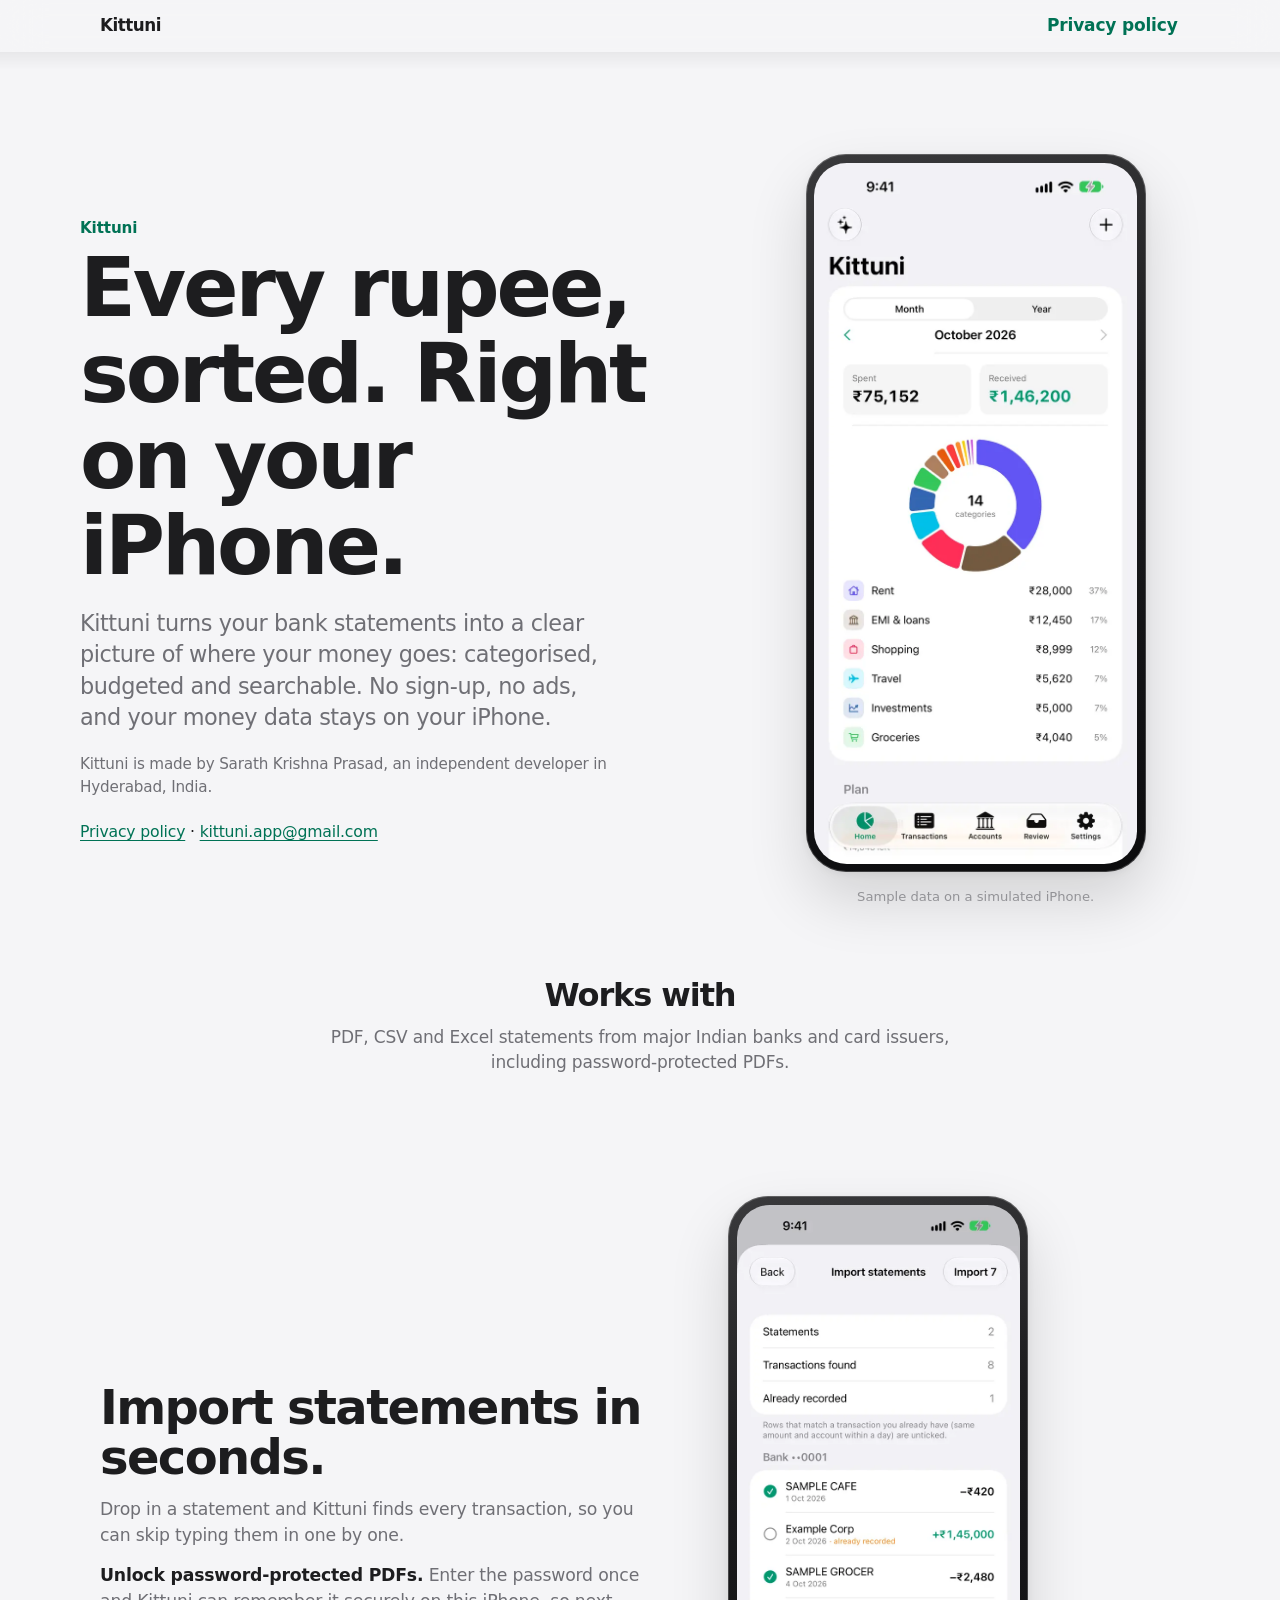
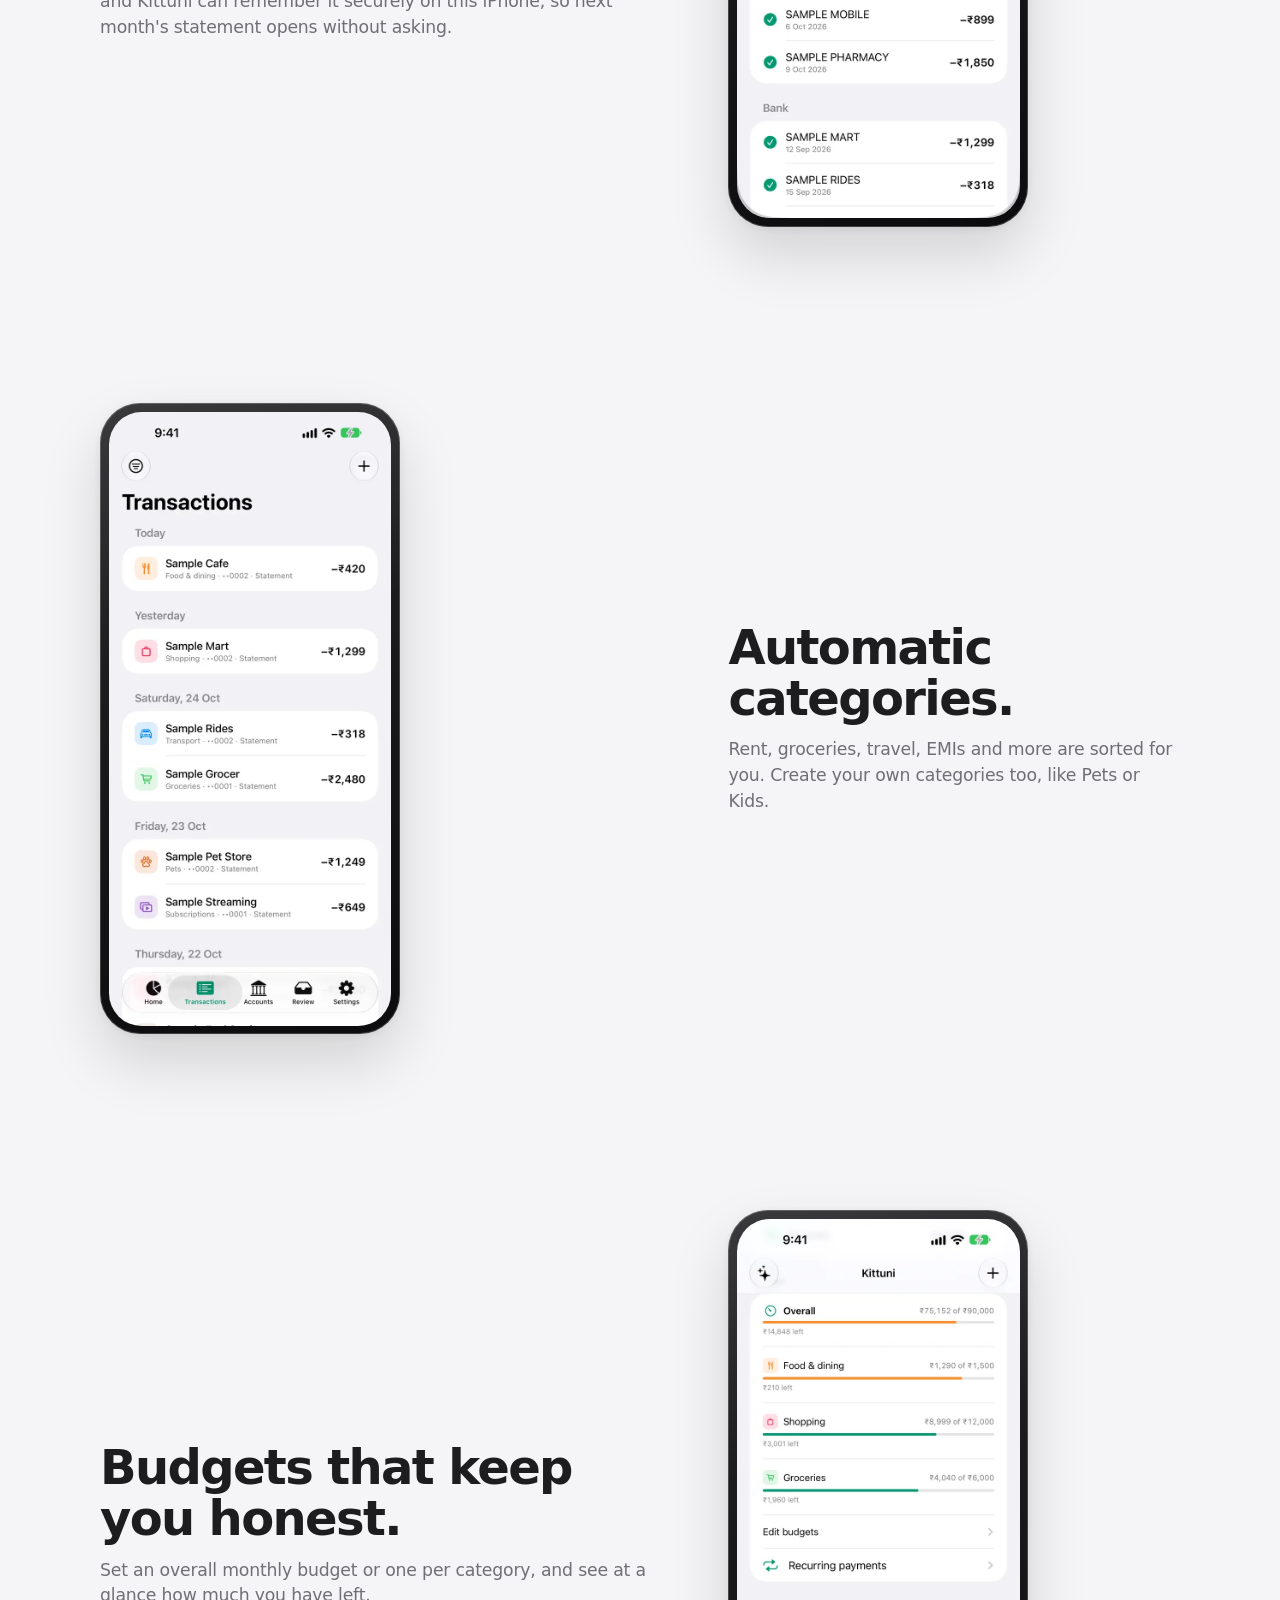
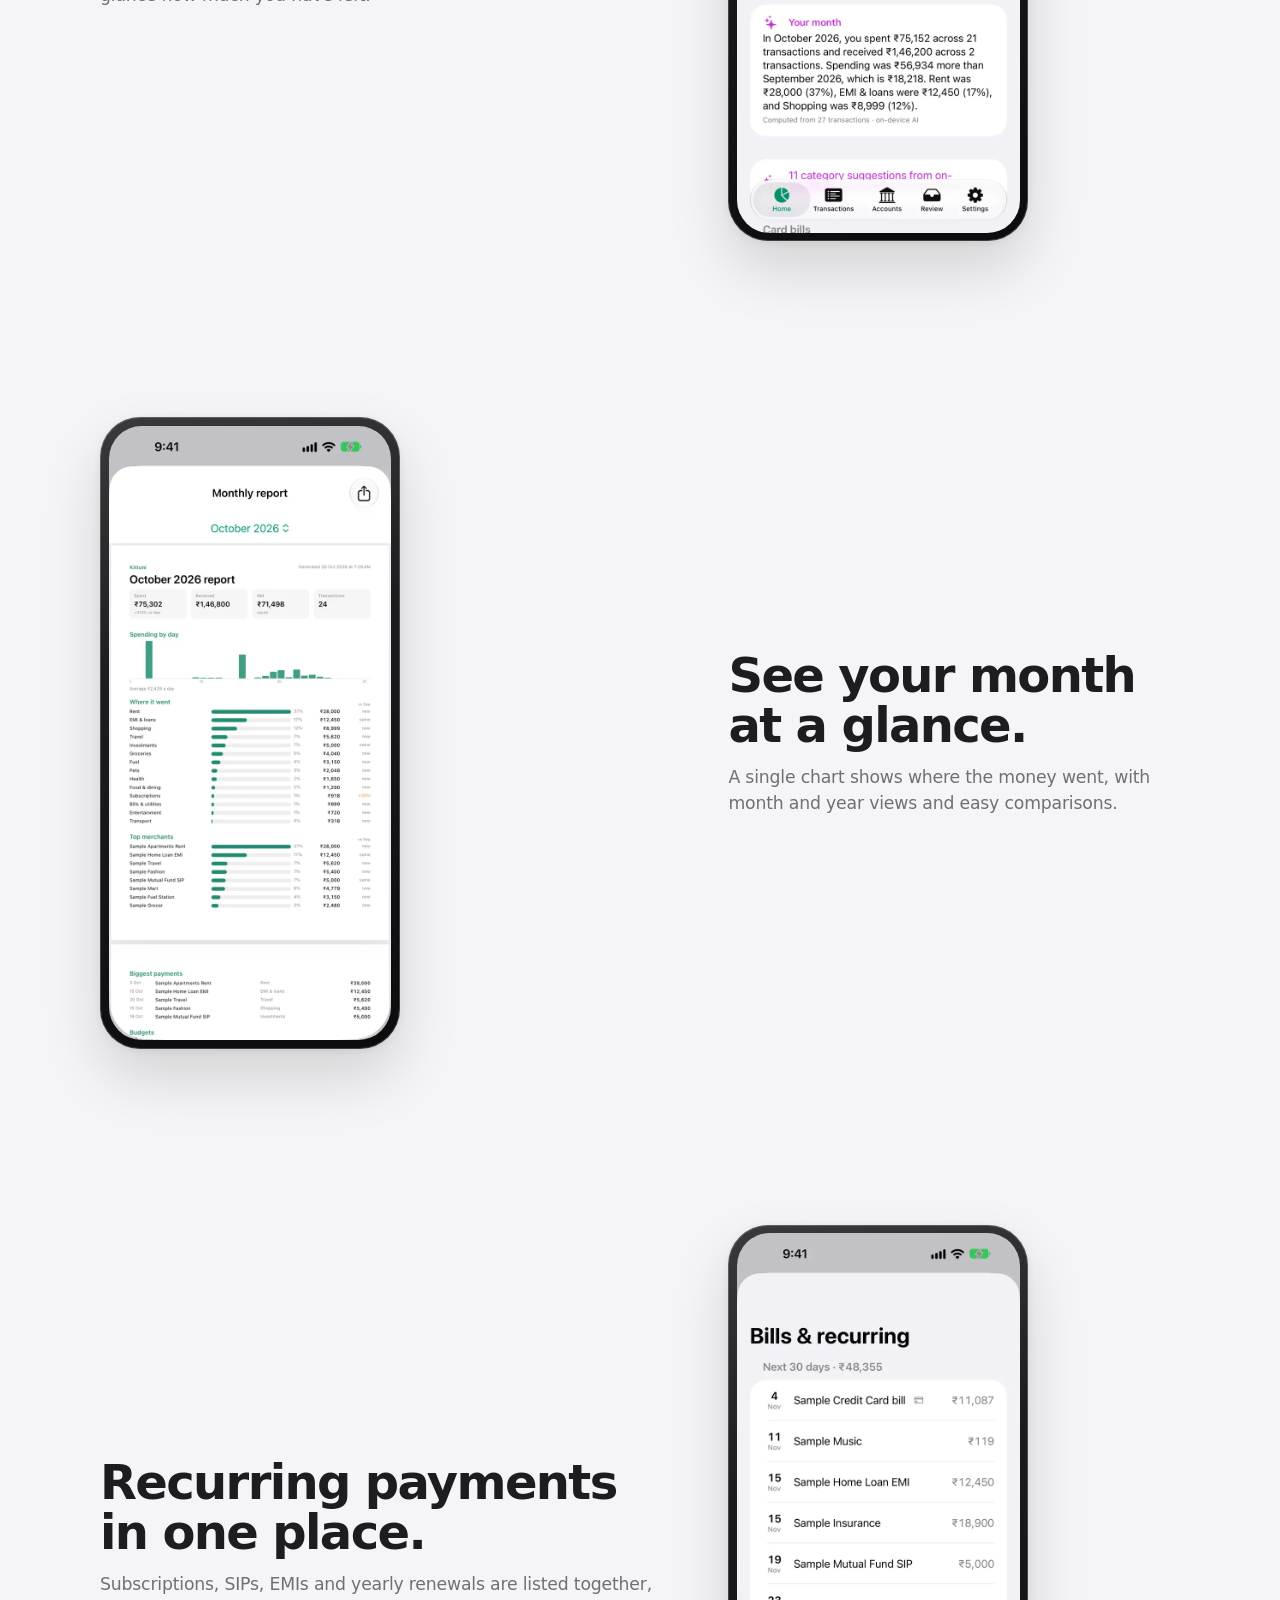
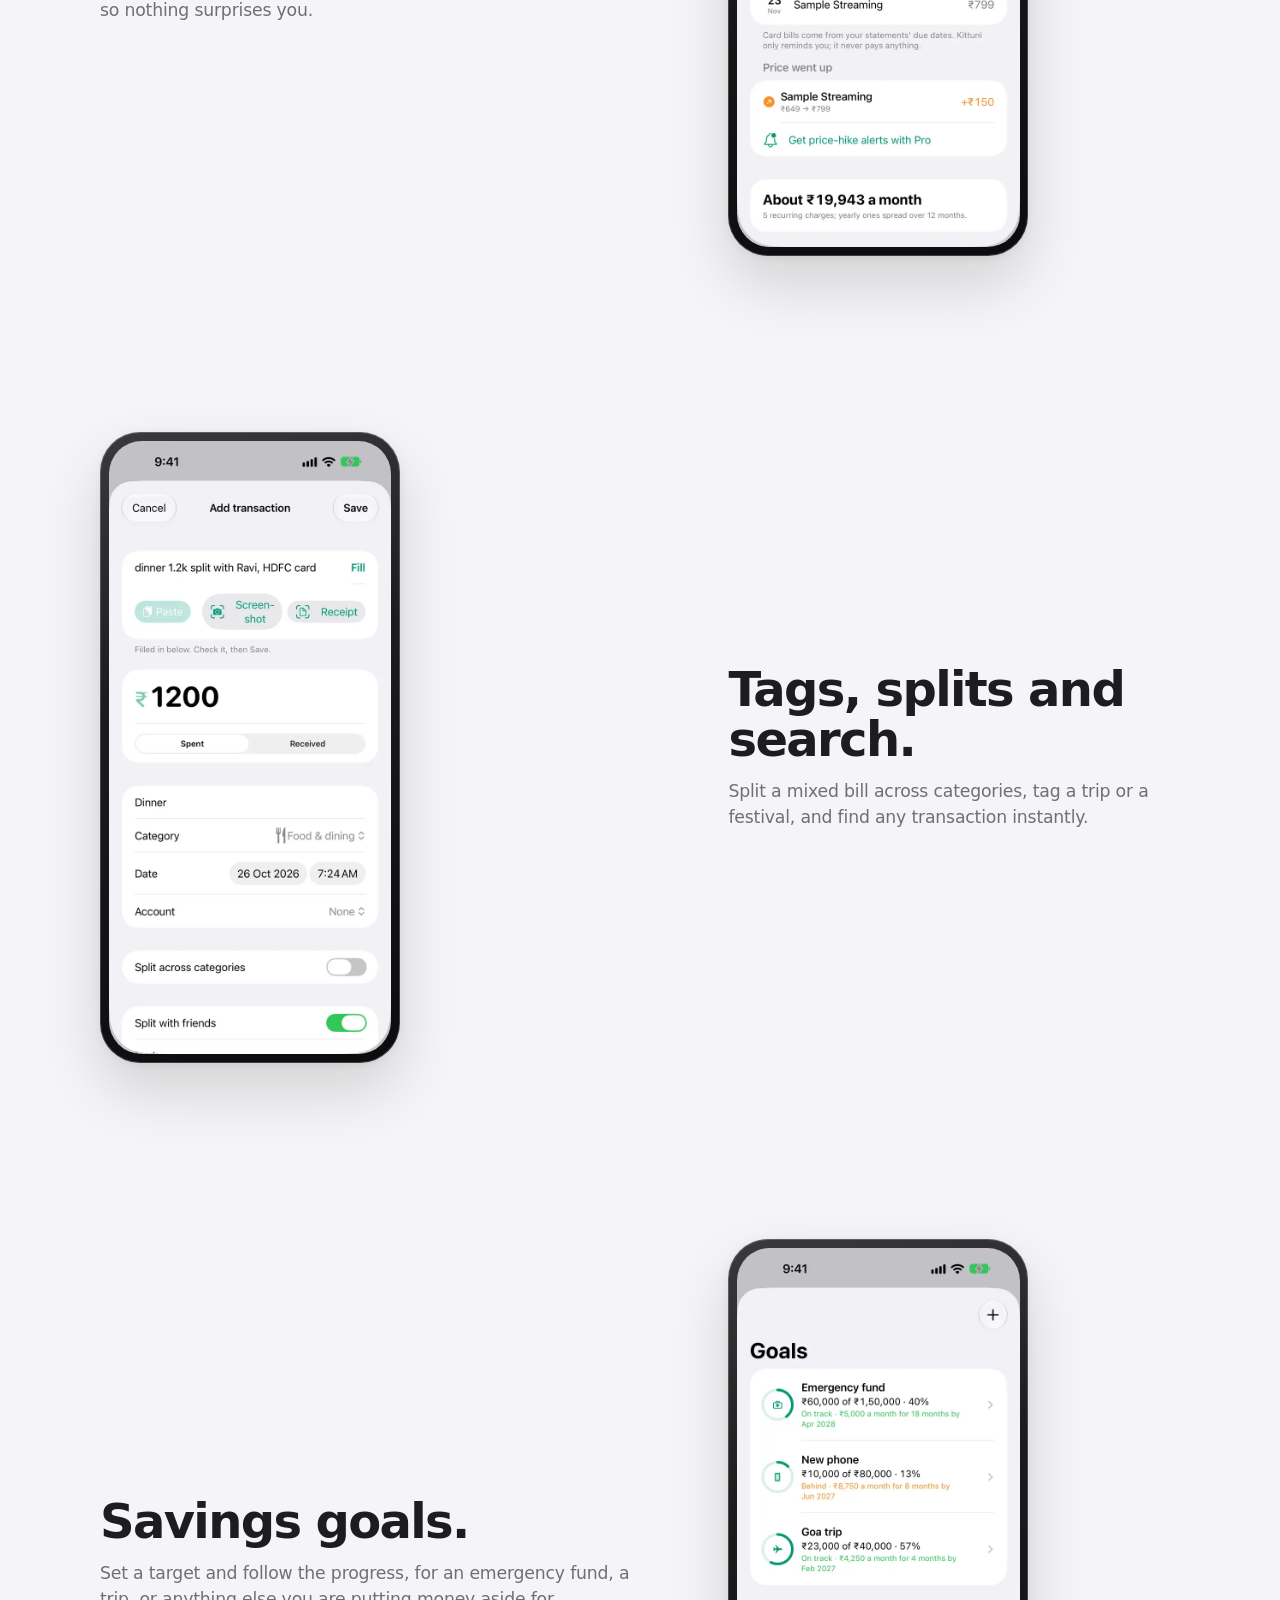
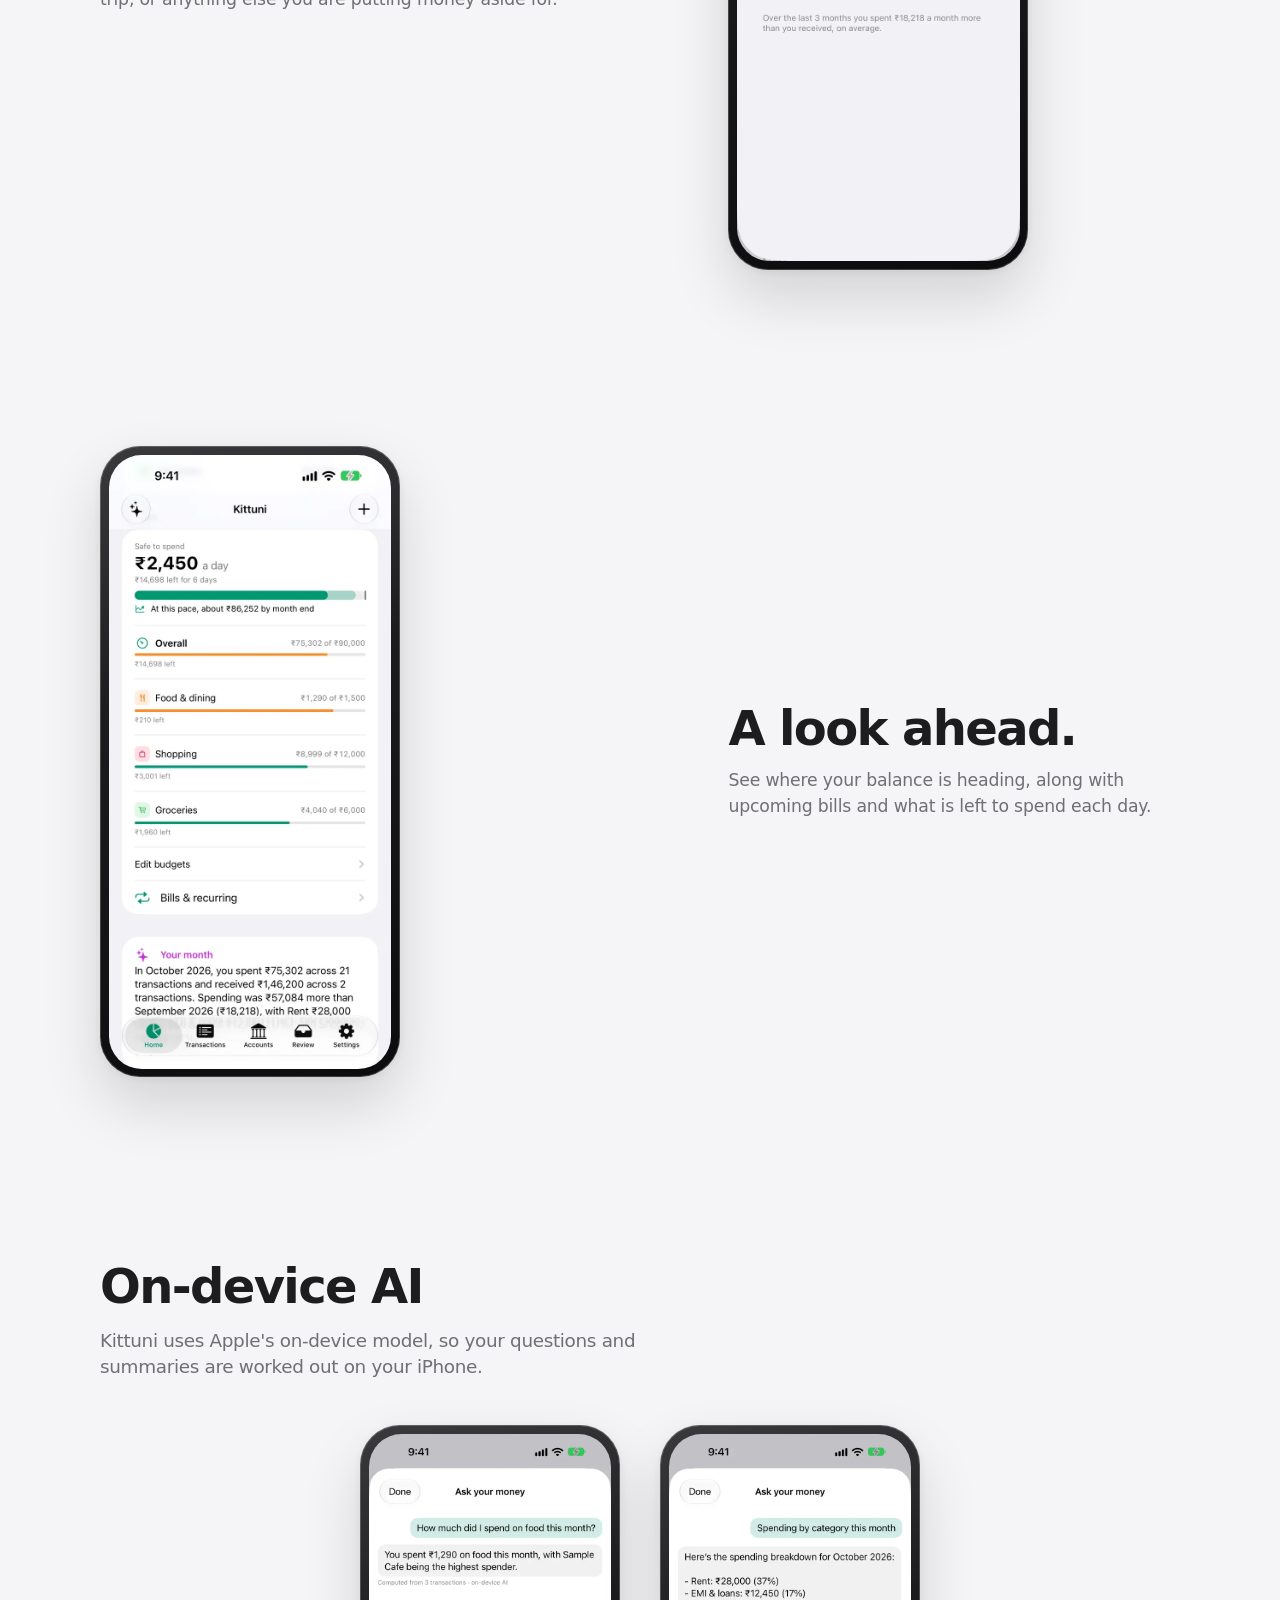
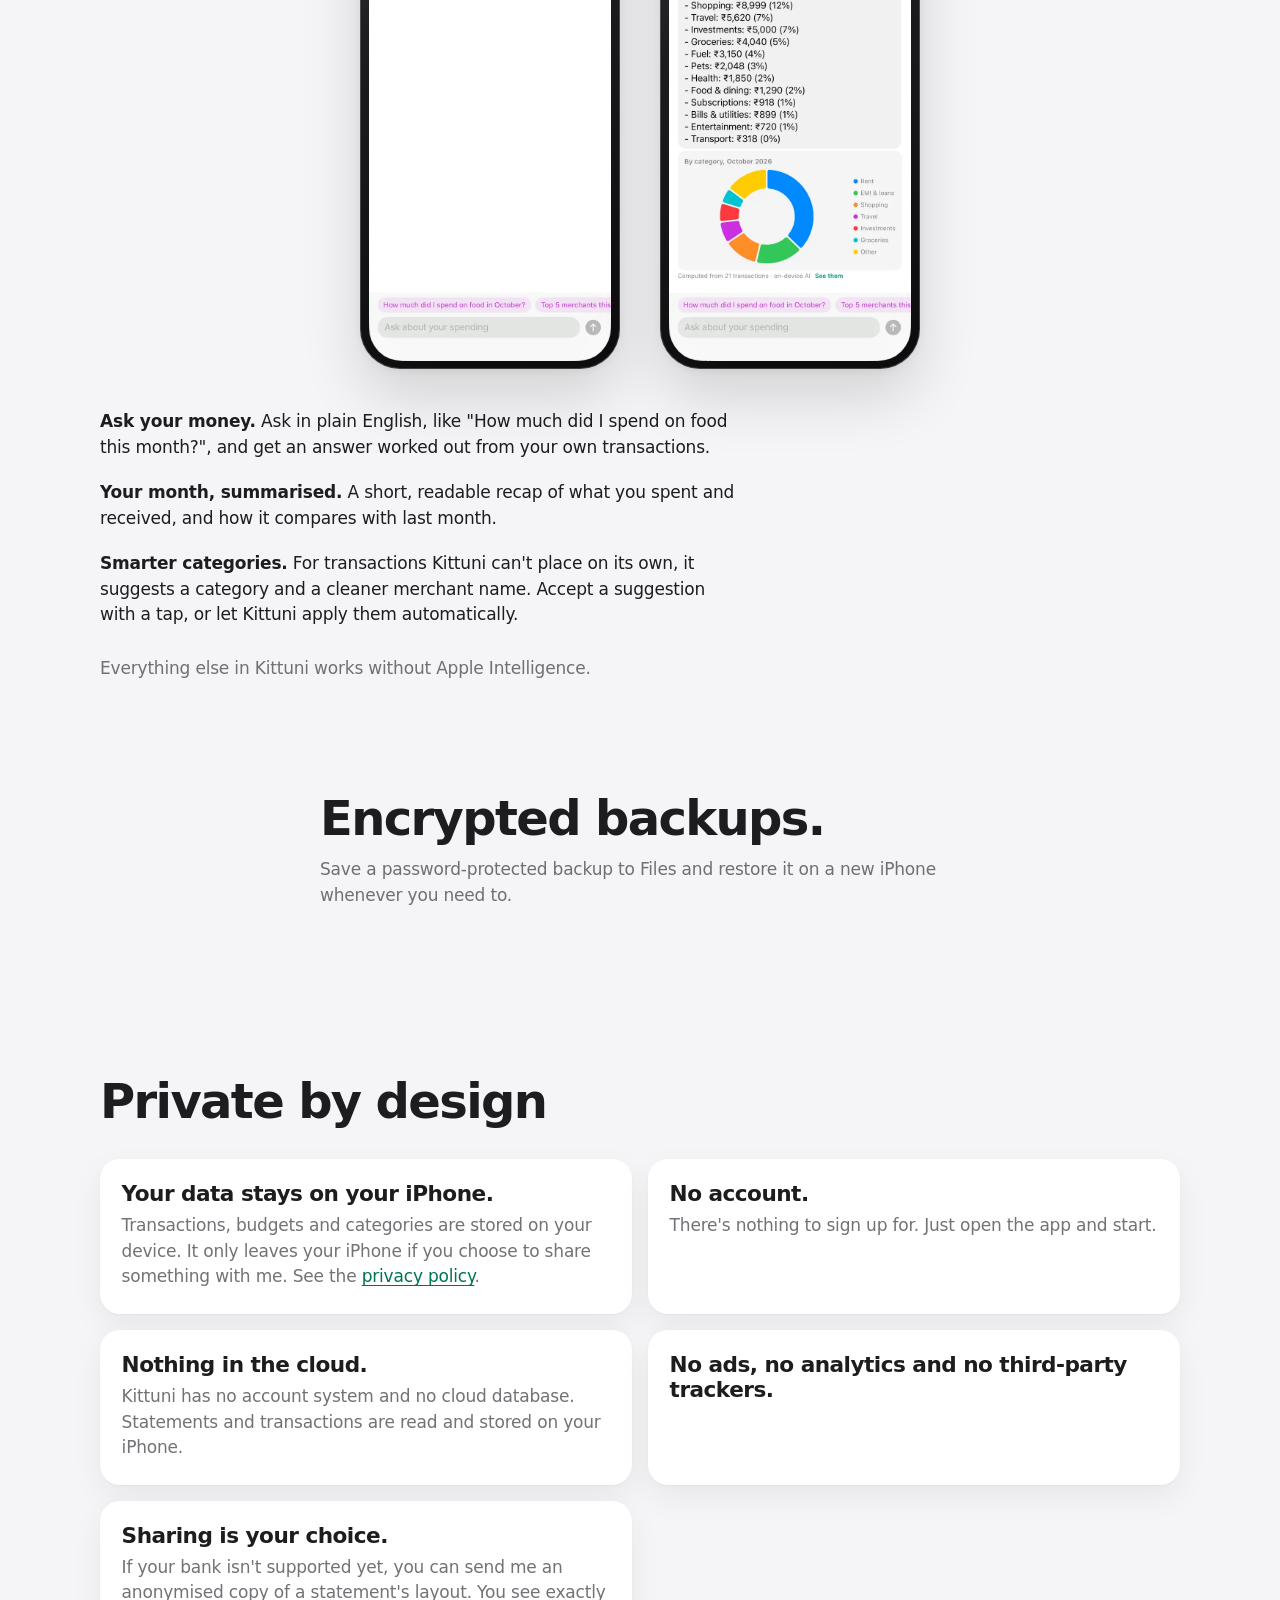
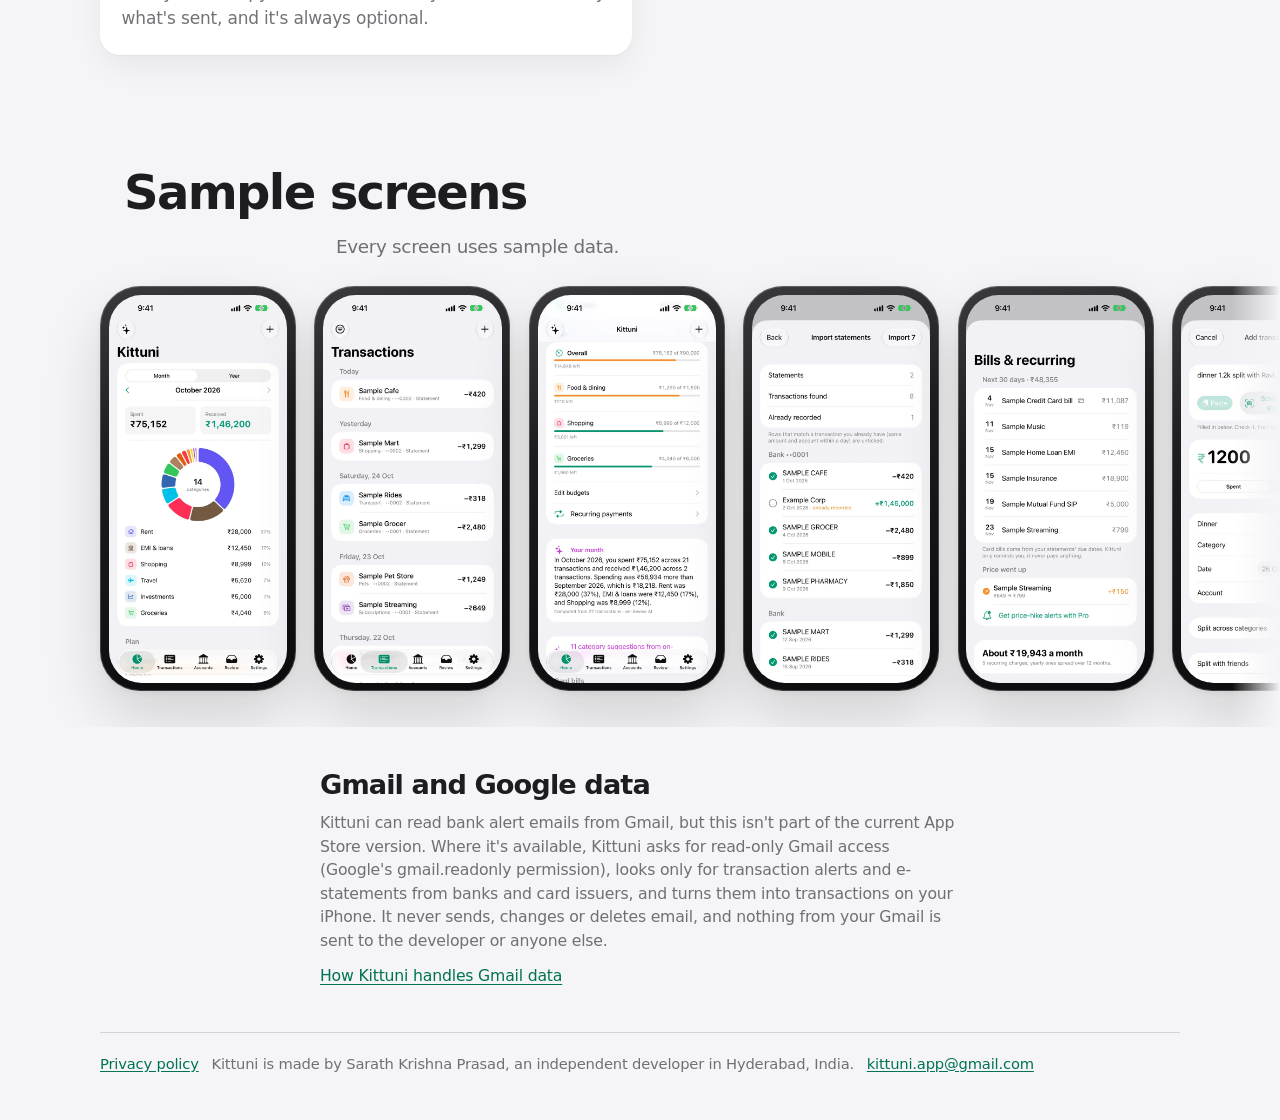
<file: index.html>
<!doctype html>
<html lang="en">
<head>
<meta charset="utf-8">
<meta name="viewport" content="width=device-width, initial-scale=1, viewport-fit=cover">
<title>Kittuni — Every rupee, sorted</title>
<meta name="description" content="Kittuni turns your bank statements into a clear picture of where your money goes: categorised, budgeted and searchable. No sign-up, no ads, and your money data stays on your iPhone.">
<meta property="og:description" content="Kittuni turns your bank statements into a clear picture of where your money goes: categorised, budgeted and searchable. No sign-up, no ads, and your money data stays on your iPhone.">
<meta name="theme-color" content="#f5f5f7" media="(prefers-color-scheme: light)">
<meta name="theme-color" content="#000000" media="(prefers-color-scheme: dark)">
<link rel="canonical" href="https://kittuni.com/">
<link rel="icon" href="favicon.svg" type="image/svg+xml">
<link rel="stylesheet" href="style.css">
</head>
<body>
<a class="skip" href="#content">Skip to content</a>
<header class="bar">
  <div class="bar-inner">
    <a class="wordmark" href="index.html">Kittuni</a>
    <a class="bar-link" href="privacy/">Privacy policy</a>
  </div>
</header>
<main id="content">
  <section class="hero">
    <div>
      <p class="eyebrow">Kittuni</p>
      <h1>Every rupee, sorted. Right on your iPhone.</h1>
      <p class="sub">Kittuni turns your bank statements into a clear picture of where your money goes: categorised, budgeted and searchable. No sign-up, no ads, and your money data stays on your iPhone.</p>
      <p class="maker">Kittuni is made by Sarath Krishna Prasad, an independent developer in Hyderabad, India.</p>
      <p class="hero-links"><a href="privacy/">Privacy policy</a> · <a href="mailto:kittuni.app@gmail.com">kittuni.app@gmail.com</a></p>
    </div>
    <div class="hero-visual">
      <figure class="device">
        <picture>
          <source media="(prefers-color-scheme: dark)" srcset="assets/screens/07-home-dark.webp 660w, assets/screens/07-home-dark-2x.webp 1320w" sizes="(max-width: 860px) 70vw, 340px">
          <img src="assets/screens/01-home-light.webp" srcset="assets/screens/01-home-light.webp 660w, assets/screens/01-home-light-2x.webp 1320w" sizes="(max-width: 860px) 70vw, 340px" width="660" height="1434" alt="Kittuni home screen on iPhone, with a sample October spending summary, category chart, and recent transactions. The screen matches light or dark mode." fetchpriority="high" decoding="async">
        </picture>
      </figure>
      <p class="caption">Sample data on a simulated iPhone.</p>
    </div>
  </section>

  <section class="works">
    <h2>Works with</h2>
    <p>PDF, CSV and Excel statements from major Indian banks and card issuers, including password-protected PDFs.</p>
  </section>

  <section class="feature">
    <div class="copy">
      <h2>Import statements in seconds.</h2>
      <p>Drop in a statement and Kittuni finds every transaction, so you can skip typing them in one by one.</p>
      <p><strong>Unlock password-protected PDFs.</strong> Enter the password once and Kittuni can remember it securely on this iPhone, so next month's statement opens without asking.</p>
    </div>
    <figure class="device">
      <img src="assets/screens/04-statement-import-light.webp" srcset="assets/screens/04-statement-import-light.webp 660w, assets/screens/04-statement-import-light-2x.webp 1320w" sizes="(max-width: 860px) 72vw, 300px" width="660" height="1434" alt="Statement import on iPhone, previewing a sample October card statement and the transactions found in it." loading="lazy" decoding="async">
    </figure>
  </section>

  <section class="feature flip">
    <div class="copy">
      <h2>Automatic categories.</h2>
      <p>Rent, groceries, travel, EMIs and more are sorted for you. Create your own categories too, like Pets or Kids.</p>
    </div>
    <figure class="device">
      <picture>
        <source media="(prefers-color-scheme: dark)" srcset="assets/screens/08-transactions-dark.webp 660w, assets/screens/08-transactions-dark-2x.webp 1320w" sizes="(max-width: 860px) 72vw, 300px">
        <img src="assets/screens/02-transactions-light.webp" srcset="assets/screens/02-transactions-light.webp 660w, assets/screens/02-transactions-light-2x.webp 1320w" sizes="(max-width: 860px) 72vw, 300px" width="660" height="1434" alt="Transactions screen on iPhone, light or dark, listing sample October spending grouped into categories." loading="lazy" decoding="async">
      </picture>
    </figure>
  </section>

  <section class="feature">
    <div class="copy">
      <h2>Budgets that keep you honest.</h2>
      <p>Set an overall monthly budget or one per category, and see at a glance how much you have left.</p>
    </div>
    <figure class="device">
      <img src="assets/screens/03-budgets-light.webp" srcset="assets/screens/03-budgets-light.webp 660w, assets/screens/03-budgets-light-2x.webp 1320w" sizes="(max-width: 860px) 72vw, 300px" width="660" height="1434" alt="Budgets screen on iPhone, with sample monthly and category budgets and how much is left." loading="lazy" decoding="async">
    </figure>
  </section>

  <section class="feature flip">
    <div class="copy">
      <h2>See your month at a glance.</h2>
      <p>A single chart shows where the money went, with month and year views and easy comparisons.</p>
    </div>
    <figure class="device">
      <img src="assets/screens/report.webp" srcset="assets/screens/report.webp 660w, assets/screens/report-2x.webp 1320w" sizes="(max-width: 860px) 72vw, 300px" width="660" height="1434" alt="Spending report on iPhone for a sample month, with charts and a short written summary." loading="lazy" decoding="async">
    </figure>
  </section>

  <section class="feature">
    <div class="copy">
      <h2>Recurring payments in one place.</h2>
      <p>Subscriptions, SIPs, EMIs and yearly renewals are listed together, so nothing surprises you.</p>
    </div>
    <figure class="device">
      <img src="assets/screens/bills.webp" srcset="assets/screens/bills.webp 660w, assets/screens/bills-2x.webp 1320w" sizes="(max-width: 860px) 72vw, 300px" width="660" height="1434" alt="Recurring bills on iPhone, with sample subscriptions, rent, and card payments, including some that are paused." loading="lazy" decoding="async">
    </figure>
  </section>

  <section class="feature flip">
    <div class="copy">
      <h2>Tags, splits and search.</h2>
      <p>Split a mixed bill across categories, tag a trip or a festival, and find any transaction instantly.</p>
    </div>
    <figure class="device">
      <img src="assets/screens/split.webp" srcset="assets/screens/split.webp 660w, assets/screens/split-2x.webp 1320w" sizes="(max-width: 860px) 72vw, 300px" width="660" height="1434" alt="Splitting a sample restaurant bill across two categories on iPhone." loading="lazy" decoding="async">
    </figure>
  </section>

  <section class="feature">
    <div class="copy">
      <h2>Savings goals.</h2>
      <p>Set a target and follow the progress, for an emergency fund, a trip, or anything else you are putting money aside for.</p>
    </div>
    <figure class="device">
      <img src="assets/screens/goals.webp" srcset="assets/screens/goals.webp 660w, assets/screens/goals-2x.webp 1320w" sizes="(max-width: 860px) 72vw, 300px" width="660" height="1434" alt="Savings goals on iPhone, with sample progress toward an emergency fund, a trip, and a laptop." loading="lazy" decoding="async">
    </figure>
  </section>

  <section class="feature flip">
    <div class="copy">
      <h2>A look ahead.</h2>
      <p>See where your balance is heading, along with upcoming bills and what is left to spend each day.</p>
    </div>
    <figure class="device">
      <img src="assets/screens/forecast.webp" srcset="assets/screens/forecast.webp 660w, assets/screens/forecast-2x.webp 1320w" sizes="(max-width: 860px) 72vw, 300px" width="660" height="1434" alt="Balance forecast on iPhone for a sample month, with a chart, upcoming bills, and a daily amount left to spend." loading="lazy" decoding="async">
    </figure>
  </section>

  <section class="band" id="on-device">
    <h2>On-device AI</h2>
    <p class="section-lead">Kittuni uses Apple's on-device model, so your questions and summaries are worked out on your iPhone.</p>
    <div class="ai-phones">
      <figure class="device">
        <img src="assets/screens/06-ask-light.webp" srcset="assets/screens/06-ask-light.webp 660w, assets/screens/06-ask-light-2x.webp 1320w" sizes="(max-width: 860px) 70vw, 260px" width="660" height="1434" alt="Ask your money on iPhone: a sample question about food spending, answered on the device from sample transactions." loading="lazy" decoding="async">
      </figure>
      <figure class="device">
        <img src="assets/screens/ask-chart.webp" srcset="assets/screens/ask-chart.webp 660w, assets/screens/ask-chart-2x.webp 1320w" sizes="(max-width: 860px) 70vw, 260px" width="660" height="1434" alt="A sample on-device answer shown as a spending chart covering the last six months." loading="lazy" decoding="async">
      </figure>
    </div>
    <ul class="ai-list">
      <li><strong>Ask your money.</strong> Ask in plain English, like "How much did I spend on food this month?", and get an answer worked out from your own transactions.</li>
      <li><strong>Your month, summarised.</strong> A short, readable recap of what you spent and received, and how it compares with last month.</li>
      <li><strong>Smarter categories.</strong> For transactions Kittuni can't place on its own, it suggests a category and a cleaner merchant name. Accept a suggestion with a tap, or let Kittuni apply them automatically.</li>
    </ul>
    <p class="ai-note">Everything else in Kittuni works without Apple Intelligence.</p>
  </section>

  <section class="backups">
    <h2>Encrypted backups.</h2>
    <p>Save a password-protected backup to Files and restore it on a new iPhone whenever you need to.</p>
  </section>

  <section class="band" id="private">
    <h2>Private by design</h2>
    <ul class="points">
      <li>
        <h3>Your data stays on your iPhone.</h3>
        <p>Transactions, budgets and categories are stored on your device. It only leaves your iPhone if you choose to share something with me. See the <a href="privacy/">privacy policy</a>.</p>
      </li>
      <li>
        <h3>No account.</h3>
        <p>There's nothing to sign up for. Just open the app and start.</p>
      </li>
      <li>
        <h3>Nothing in the cloud.</h3>
        <p>Kittuni has no account system and no cloud database. Statements and transactions are read and stored on your iPhone.</p>
      </li>
      <li>
        <h3>No ads, no analytics and no third-party trackers.</h3>
      </li>
      <li>
        <h3>Sharing is your choice.</h3>
        <p>If your bank isn't supported yet, you can send me an anonymised copy of a statement's layout. You see exactly what's sent, and it's always optional.</p>
      </li>
    </ul>
  </section>

  <section class="gallery" aria-labelledby="screens-title">
    <div class="wrap">
      <h2 id="screens-title">Sample screens</h2>
      <p class="section-lead">Every screen uses sample data.</p>
    </div>
    <div class="rail" tabindex="0" aria-label="Sample screens of Kittuni. Scroll sideways.">
      <figure class="device">
        <picture>
          <source media="(prefers-color-scheme: dark)" srcset="assets/screens/07-home-dark.webp 660w, assets/screens/07-home-dark-2x.webp 1320w" sizes="196px">
          <img src="assets/screens/01-home-light.webp" srcset="assets/screens/01-home-light.webp 660w, assets/screens/01-home-light-2x.webp 1320w" sizes="196px" width="660" height="1434" alt="Kittuni home screen with a sample spending summary." loading="lazy" decoding="async">
        </picture>
      </figure>
      <figure class="device">
        <picture>
          <source media="(prefers-color-scheme: dark)" srcset="assets/screens/08-transactions-dark.webp 660w, assets/screens/08-transactions-dark-2x.webp 1320w" sizes="196px">
          <img src="assets/screens/02-transactions-light.webp" srcset="assets/screens/02-transactions-light.webp 660w, assets/screens/02-transactions-light-2x.webp 1320w" sizes="196px" width="660" height="1434" alt="Sample transactions grouped by category." loading="lazy" decoding="async">
        </picture>
      </figure>
      <figure class="device">
        <img src="assets/screens/03-budgets-light.webp" srcset="assets/screens/03-budgets-light.webp 660w, assets/screens/03-budgets-light-2x.webp 1320w" sizes="196px" width="660" height="1434" alt="Sample monthly and category budgets." loading="lazy" decoding="async">
      </figure>
      <figure class="device">
        <img src="assets/screens/04-statement-import-light.webp" srcset="assets/screens/04-statement-import-light.webp 660w, assets/screens/04-statement-import-light-2x.webp 1320w" sizes="196px" width="660" height="1434" alt="Preview of a sample statement before import." loading="lazy" decoding="async">
      </figure>
      <figure class="device">
        <img src="assets/screens/bills.webp" srcset="assets/screens/bills.webp 660w, assets/screens/bills-2x.webp 1320w" sizes="196px" width="660" height="1434" alt="Sample recurring bills and subscriptions." loading="lazy" decoding="async">
      </figure>
      <figure class="device">
        <img src="assets/screens/split.webp" srcset="assets/screens/split.webp 660w, assets/screens/split-2x.webp 1320w" sizes="196px" width="660" height="1434" alt="A sample bill split across two categories." loading="lazy" decoding="async">
      </figure>
      <figure class="device">
        <img src="assets/screens/goals.webp" srcset="assets/screens/goals.webp 660w, assets/screens/goals-2x.webp 1320w" sizes="196px" width="660" height="1434" alt="Sample savings goals and their progress." loading="lazy" decoding="async">
      </figure>
      <figure class="device">
        <img src="assets/screens/forecast.webp" srcset="assets/screens/forecast.webp 660w, assets/screens/forecast-2x.webp 1320w" sizes="196px" width="660" height="1434" alt="A sample balance forecast with upcoming bills." loading="lazy" decoding="async">
      </figure>
      <figure class="device">
        <img src="assets/screens/report.webp" srcset="assets/screens/report.webp 660w, assets/screens/report-2x.webp 1320w" sizes="196px" width="660" height="1434" alt="A sample monthly spending report." loading="lazy" decoding="async">
      </figure>
      <figure class="device">
        <img src="assets/screens/06-ask-light.webp" srcset="assets/screens/06-ask-light.webp 660w, assets/screens/06-ask-light-2x.webp 1320w" sizes="196px" width="660" height="1434" alt="A sample question answered on device." loading="lazy" decoding="async">
      </figure>
      <figure class="device">
        <img src="assets/screens/ask-chart.webp" srcset="assets/screens/ask-chart.webp 660w, assets/screens/ask-chart-2x.webp 1320w" sizes="196px" width="660" height="1434" alt="A sample on-device answer shown as a chart." loading="lazy" decoding="async">
      </figure>
    </div>
  </section>

  <section class="gmail-note">
    <h2>Gmail and Google data</h2>
    <p>Kittuni can read bank alert emails from Gmail, but this isn't part of the current App Store version. Where it's available, Kittuni asks for read-only Gmail access (Google's gmail.readonly permission), looks only for transaction alerts and e-statements from banks and card issuers, and turns them into transactions on your iPhone. It never sends, changes or deletes email, and nothing from your Gmail is sent to the developer or anyone else.</p>
    <p><a href="/privacy#gmail">How Kittuni handles Gmail data</a></p>
  </section>
</main>
<footer class="foot">
  <div class="foot-inner">
    <a href="privacy/">Privacy policy</a>
    <span>Kittuni is made by Sarath Krishna Prasad, an independent developer in Hyderabad, India.</span>
    <a href="mailto:kittuni.app@gmail.com">kittuni.app@gmail.com</a>
  </div>
</footer>
</body>
</html>
</file>
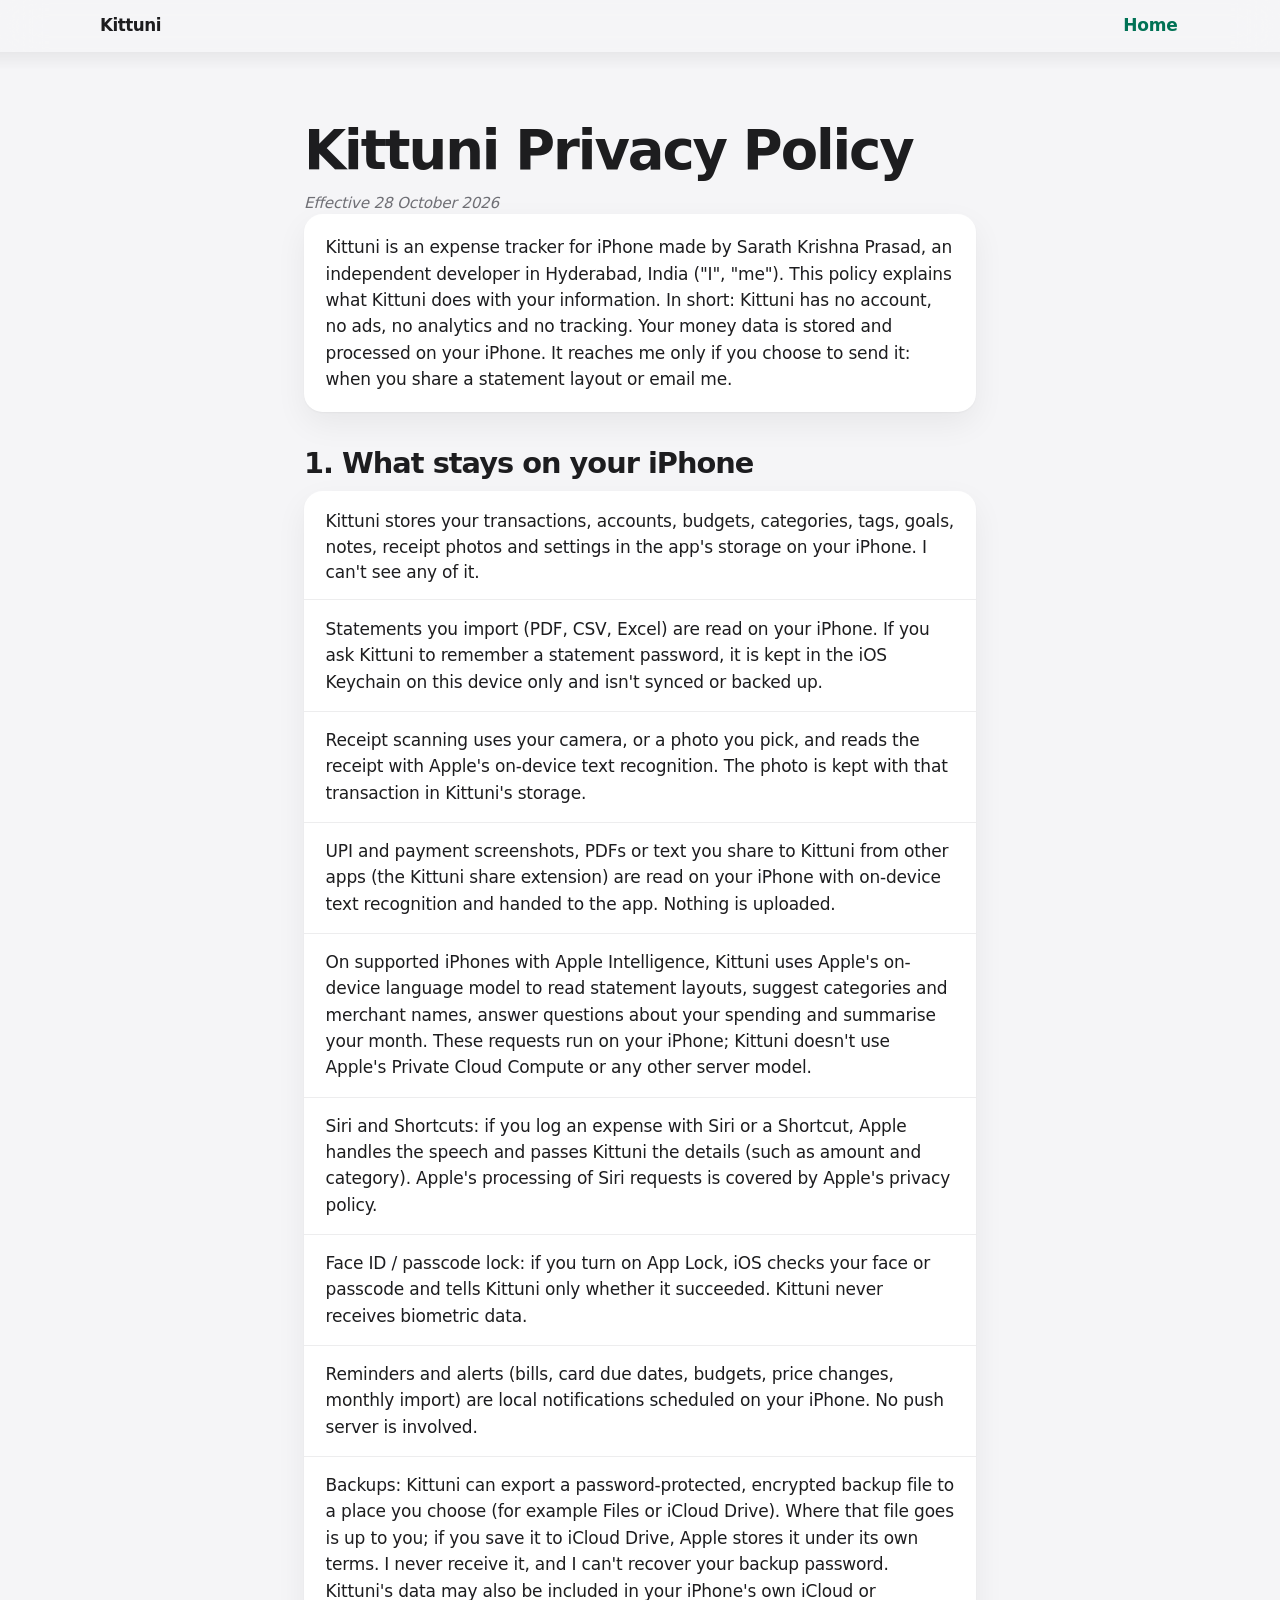
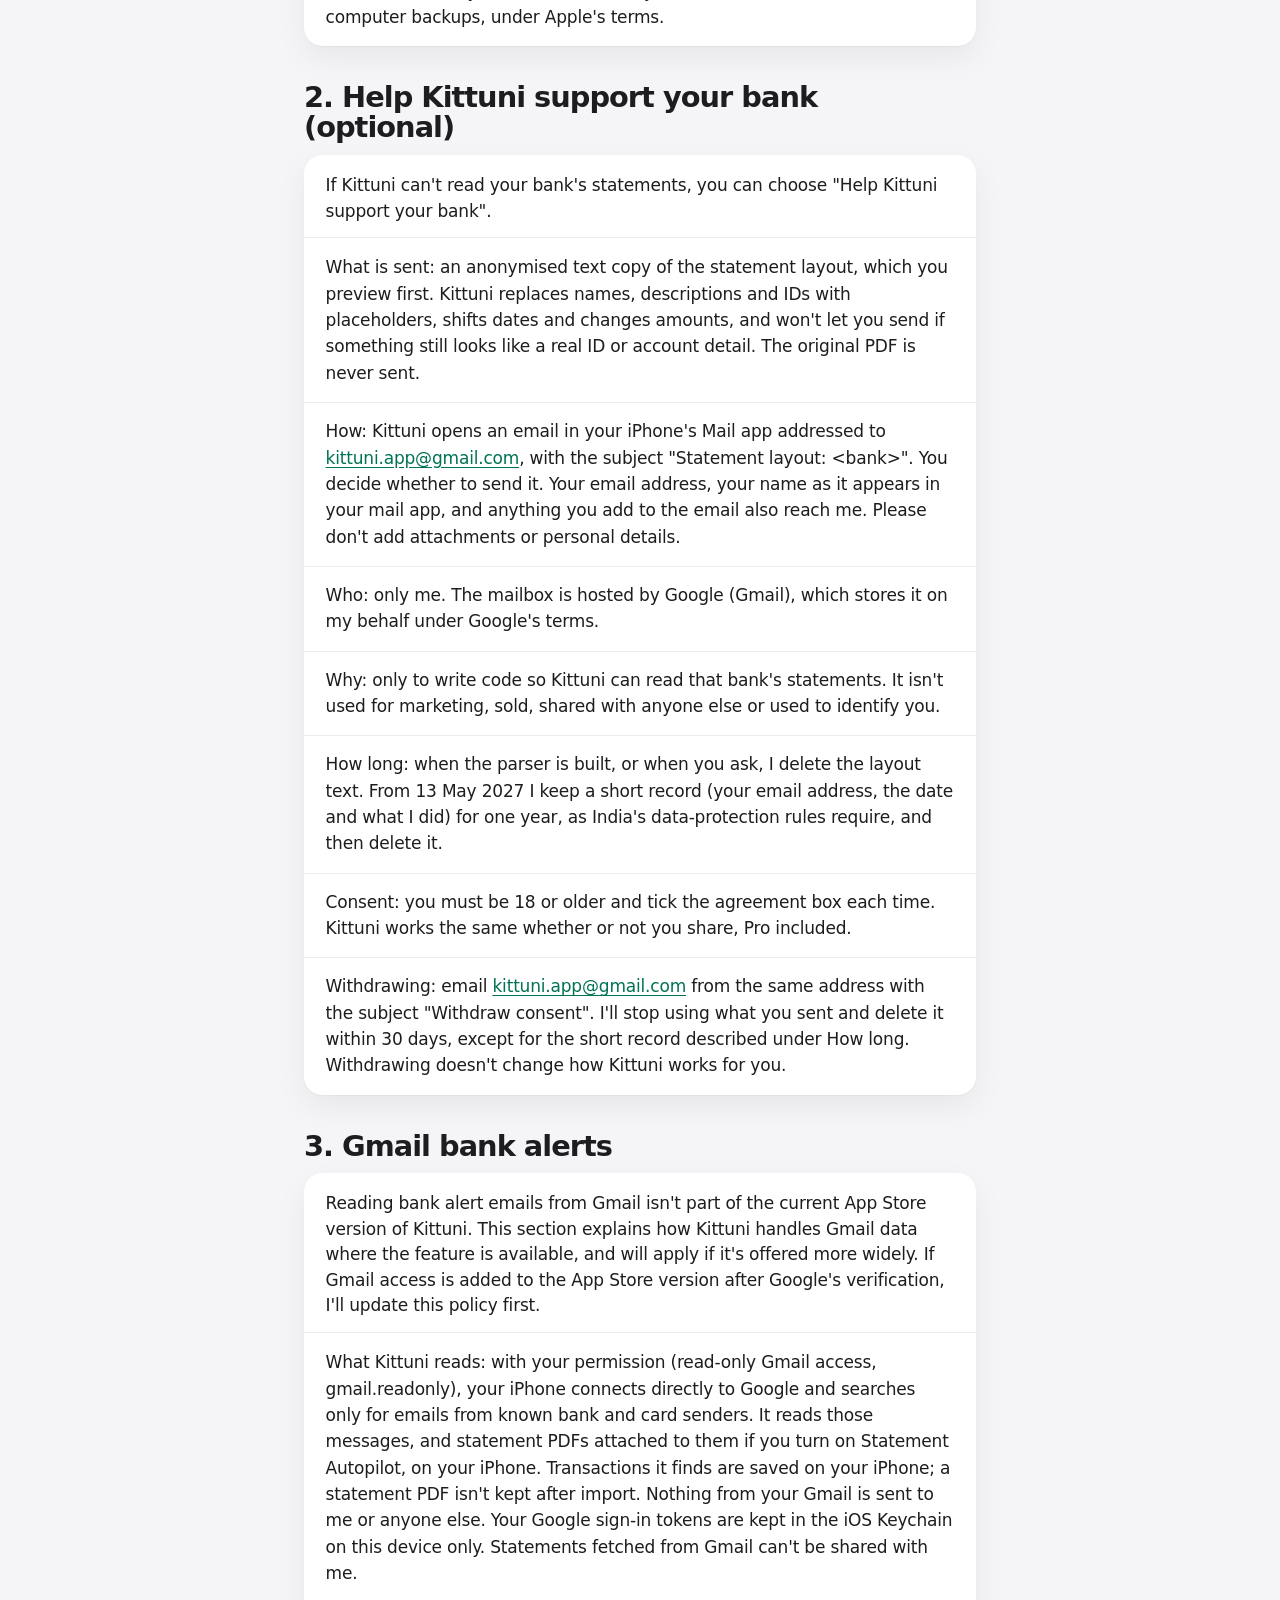
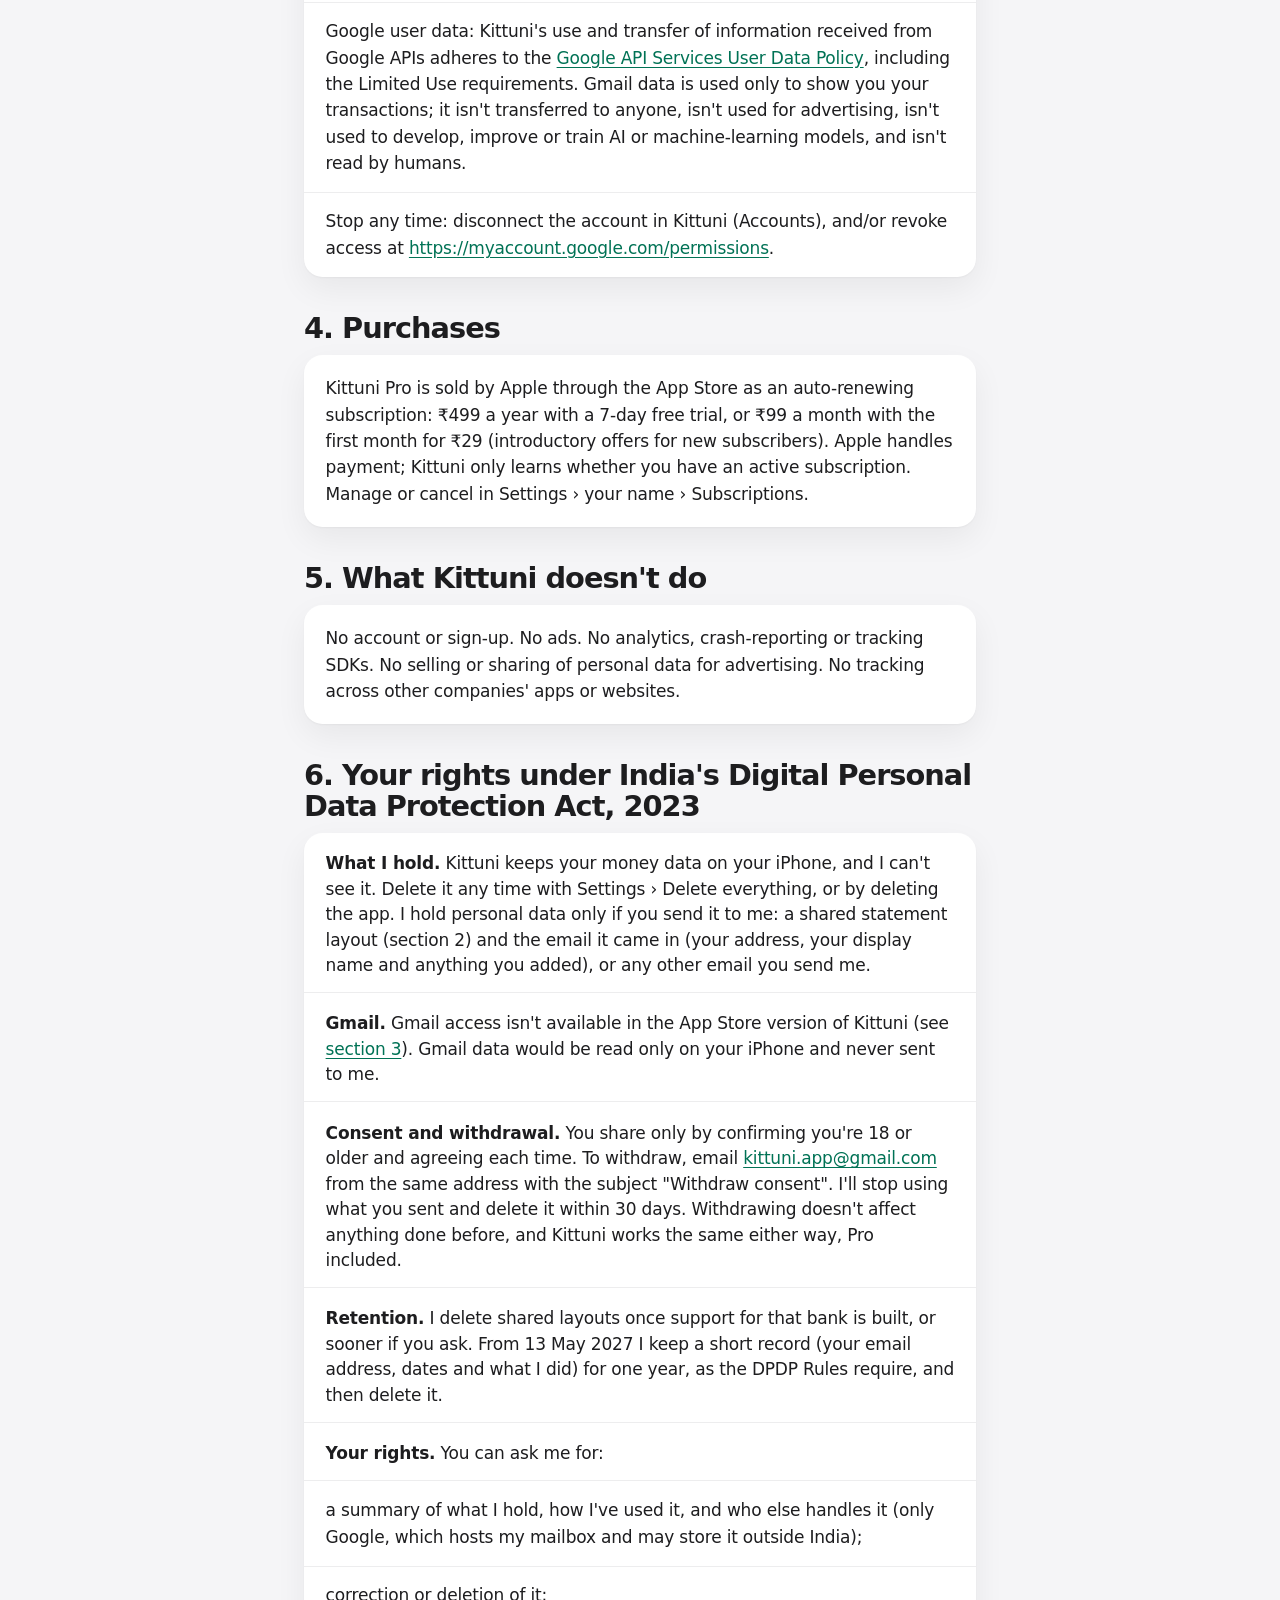
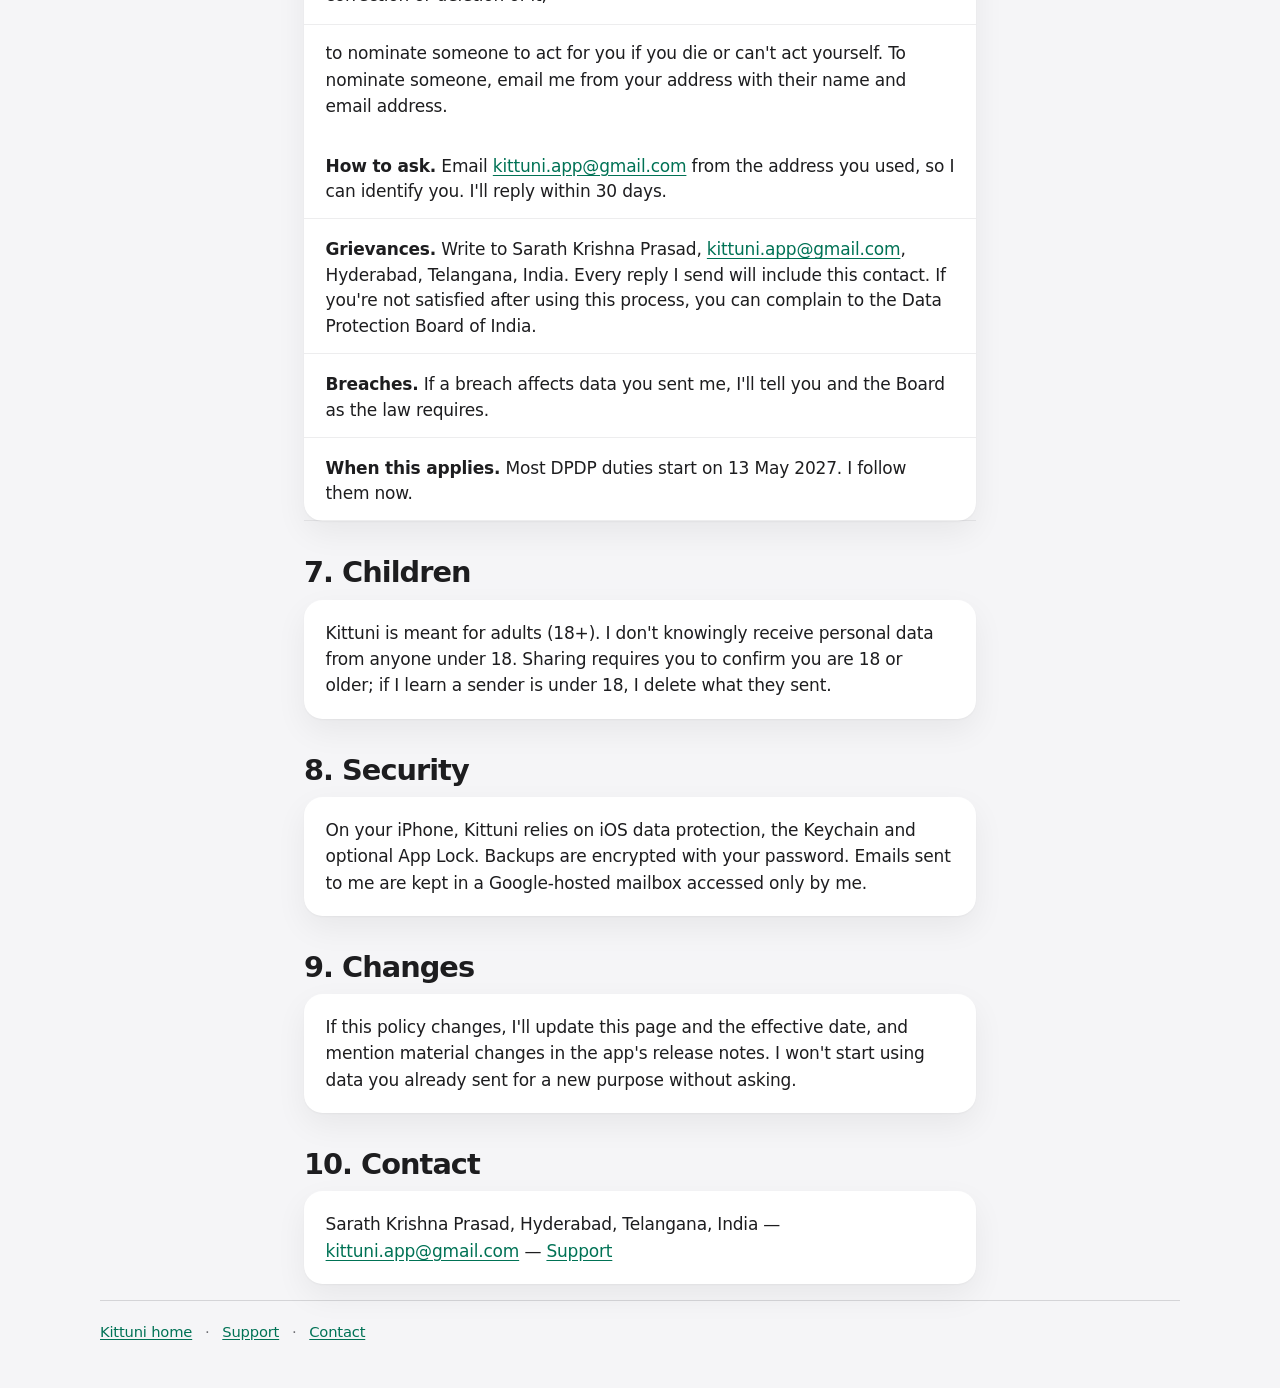
<file: privacy/index.html>
<!doctype html>
<html lang="en">
<head>
<meta charset="utf-8">
<meta name="viewport" content="width=device-width, initial-scale=1, viewport-fit=cover">
<title>Kittuni — Privacy Policy</title>
<meta name="description" content="Kittuni has no account, no ads, no analytics and no tracking. Your money data is stored and processed on your iPhone.">
<meta name="theme-color" content="#f5f5f7" media="(prefers-color-scheme: light)">
<meta name="theme-color" content="#000000" media="(prefers-color-scheme: dark)">
<link rel="canonical" href="https://kittuni.com/privacy">
<link rel="icon" href="../favicon.svg" type="image/svg+xml">
<link rel="stylesheet" href="../style.css">
</head>
<body class="policy">
<a class="skip" href="#content">Skip to content</a>
<header class="bar">
  <div class="bar-inner">
    <a class="wordmark" href="../index.html">Kittuni</a>
    <a class="bar-link" href="../index.html">Home</a>
  </div>
</header>
<main id="content" class="doc">
<header class="doc-head">
<h1>Kittuni Privacy Policy</h1>
<p class="effective"><em>Effective 28 October 2026</em></p>
</header>
<div class="card prose">
<p>Kittuni is an expense tracker for iPhone made by Sarath Krishna Prasad, an independent developer in Hyderabad, India ("I", "me"). This policy explains what Kittuni does with your information. In short: Kittuni has no account, no ads, no analytics and no tracking. Your money data is stored and processed on your iPhone. It reaches me only if you choose to send it: when you share a statement layout or email me.</p>
</div>
<section class="block">
<h2>1. What stays on your iPhone</h2>
<div class="card">
<p class="card-lead">Kittuni stores your transactions, accounts, budgets, categories, tags, goals, notes, receipt photos and settings in the app's storage on your iPhone. I can't see any of it.</p>
<ul>
<li>Statements you import (PDF, CSV, Excel) are read on your iPhone. If you ask Kittuni to remember a statement password, it is kept in the iOS Keychain on this device only and isn't synced or backed up.</li>
<li>Receipt scanning uses your camera, or a photo you pick, and reads the receipt with Apple's on-device text recognition. The photo is kept with that transaction in Kittuni's storage.</li>
<li>UPI and payment screenshots, PDFs or text you share to Kittuni from other apps (the Kittuni share extension) are read on your iPhone with on-device text recognition and handed to the app. Nothing is uploaded.</li>
<li>On supported iPhones with Apple Intelligence, Kittuni uses Apple's on-device language model to read statement layouts, suggest categories and merchant names, answer questions about your spending and summarise your month. These requests run on your iPhone; Kittuni doesn't use Apple's Private Cloud Compute or any other server model.</li>
<li>Siri and Shortcuts: if you log an expense with Siri or a Shortcut, Apple handles the speech and passes Kittuni the details (such as amount and category). Apple's processing of Siri requests is covered by Apple's privacy policy.</li>
<li>Face ID / passcode lock: if you turn on App Lock, iOS checks your face or passcode and tells Kittuni only whether it succeeded. Kittuni never receives biometric data.</li>
<li>Reminders and alerts (bills, card due dates, budgets, price changes, monthly import) are local notifications scheduled on your iPhone. No push server is involved.</li>
<li>Backups: Kittuni can export a password-protected, encrypted backup file to a place you choose (for example Files or iCloud Drive). Where that file goes is up to you; if you save it to iCloud Drive, Apple stores it under its own terms. I never receive it, and I can't recover your backup password. Kittuni's data may also be included in your iPhone's own iCloud or computer backups, under Apple's terms.</li>
</ul>
</div>
</section>
<section class="block">
<h2>2. Help Kittuni support your bank (optional)</h2>
<div class="card">
<p class="card-lead">If Kittuni can't read your bank's statements, you can choose "Help Kittuni support your bank".</p>
<ul>
<li>What is sent: an anonymised text copy of the statement layout, which you preview first. Kittuni replaces names, descriptions and IDs with placeholders, shifts dates and changes amounts, and won't let you send if something still looks like a real ID or account detail. The original PDF is never sent.</li>
<li>How: Kittuni opens an email in your iPhone's Mail app addressed to <a href="mailto:kittuni.app@gmail.com">kittuni.app@gmail.com</a>, with the subject "Statement layout: &lt;bank&gt;". You decide whether to send it. Your email address, your name as it appears in your mail app, and anything you add to the email also reach me. Please don't add attachments or personal details.</li>
<li>Who: only me. The mailbox is hosted by Google (Gmail), which stores it on my behalf under Google's terms.</li>
<li>Why: only to write code so Kittuni can read that bank's statements. It isn't used for marketing, sold, shared with anyone else or used to identify you.</li>
<li>How long: when the parser is built, or when you ask, I delete the layout text. From 13 May 2027 I keep a short record (your email address, the date and what I did) for one year, as India's data-protection rules require, and then delete it.</li>
<li>Consent: you must be 18 or older and tick the agreement box each time. Kittuni works the same whether or not you share, Pro included.</li>
<li>Withdrawing: email <a href="mailto:kittuni.app@gmail.com">kittuni.app@gmail.com</a> from the same address with the subject "Withdraw consent". I'll stop using what you sent and delete it within 30 days, except for the short record described under How long. Withdrawing doesn't change how Kittuni works for you.</li>
</ul>
</div>
</section>
<section class="block">
<h2 id="gmail">3. Gmail bank alerts</h2>
<div class="card">
<p class="card-lead">Reading bank alert emails from Gmail isn't part of the current App Store version of Kittuni. This section explains how Kittuni handles Gmail data where the feature is available, and will apply if it's offered more widely. If Gmail access is added to the App Store version after Google's verification, I'll update this policy first.</p>
<ul>
<li>What Kittuni reads: with your permission (read-only Gmail access, gmail.readonly), your iPhone connects directly to Google and searches only for emails from known bank and card senders. It reads those messages, and statement PDFs attached to them if you turn on Statement Autopilot, on your iPhone. Transactions it finds are saved on your iPhone; a statement PDF isn't kept after import. Nothing from your Gmail is sent to me or anyone else. Your Google sign-in tokens are kept in the iOS Keychain on this device only. Statements fetched from Gmail can't be shared with me.</li>
<li>Google user data: Kittuni's use and transfer of information received from Google APIs adheres to the <a href="https://developers.google.com/terms/api-services-user-data-policy">Google API Services User Data Policy</a>, including the Limited Use requirements. Gmail data is used only to show you your transactions; it isn't transferred to anyone, isn't used for advertising, isn't used to develop, improve or train AI or machine-learning models, and isn't read by humans.</li>
<li>Stop any time: disconnect the account in Kittuni (Accounts), and/or revoke access at <a href="https://myaccount.google.com/permissions">https://myaccount.google.com/permissions</a>.</li>
</ul>
</div>
</section>
<section class="block">
<h2>4. Purchases</h2>
<div class="card prose">
<p>Kittuni Pro is sold by Apple through the App Store as an auto-renewing subscription: ₹499 a year with a 7-day free trial, or ₹99 a month with the first month for ₹29 (introductory offers for new subscribers). Apple handles payment; Kittuni only learns whether you have an active subscription. Manage or cancel in Settings › your name › Subscriptions.</p>
</div>
</section>
<section class="block">
<h2>5. What Kittuni doesn't do</h2>
<div class="card prose">
<p>No account or sign-up. No ads. No analytics, crash-reporting or tracking SDKs. No selling or sharing of personal data for advertising. No tracking across other companies' apps or websites.</p>
</div>
</section>
<section class="block">
<h2 id="rights">6. Your rights under India's Digital Personal Data Protection Act, 2023</h2>
<div class="card">
<p class="card-lead"><strong>What I hold.</strong> Kittuni keeps your money data on your iPhone, and I can't see it. Delete it any time with Settings › Delete everything, or by deleting the app. I hold personal data only if you send it to me: a shared statement layout (section 2) and the email it came in (your address, your display name and anything you added), or any other email you send me.</p>
<p class="card-lead"><strong>Gmail.</strong> Gmail access isn't available in the App Store version of Kittuni (see <a href="#gmail">section 3</a>). Gmail data would be read only on your iPhone and never sent to me.</p>
<p class="card-lead"><strong>Consent and withdrawal.</strong> You share only by confirming you're 18 or older and agreeing each time. To withdraw, email <a href="mailto:kittuni.app@gmail.com">kittuni.app@gmail.com</a> from the same address with the subject "Withdraw consent". I'll stop using what you sent and delete it within 30 days. Withdrawing doesn't affect anything done before, and Kittuni works the same either way, Pro included.</p>
<p class="card-lead"><strong>Retention.</strong> I delete shared layouts once support for that bank is built, or sooner if you ask. From 13 May 2027 I keep a short record (your email address, dates and what I did) for one year, as the DPDP Rules require, and then delete it.</p>
<p class="card-lead"><strong>Your rights.</strong> You can ask me for:</p>
<ul>
<li>a summary of what I hold, how I've used it, and who else handles it (only Google, which hosts my mailbox and may store it outside India);</li>
<li>correction or deletion of it;</li>
<li>to nominate someone to act for you if you die or can't act yourself. To nominate someone, email me from your address with their name and email address.</li>
</ul>
<p class="card-lead"><strong>How to ask.</strong> Email <a href="mailto:kittuni.app@gmail.com">kittuni.app@gmail.com</a> from the address you used, so I can identify you. I'll reply within 30 days.</p>
<p class="card-lead"><strong>Grievances.</strong> Write to Sarath Krishna Prasad, <a href="mailto:kittuni.app@gmail.com">kittuni.app@gmail.com</a>, Hyderabad, Telangana, India. Every reply I send will include this contact. If you're not satisfied after using this process, you can complain to the Data Protection Board of India.</p>
<p class="card-lead"><strong>Breaches.</strong> If a breach affects data you sent me, I'll tell you and the Board as the law requires.</p>
<p class="card-lead"><strong>When this applies.</strong> Most DPDP duties start on 13 May 2027. I follow them now.</p>
</div>
</section>
<section class="block">
<h2>7. Children</h2>
<div class="card prose">
<p>Kittuni is meant for adults (18+). I don't knowingly receive personal data from anyone under 18. Sharing requires you to confirm you are 18 or older; if I learn a sender is under 18, I delete what they sent.</p>
</div>
</section>
<section class="block">
<h2>8. Security</h2>
<div class="card prose">
<p>On your iPhone, Kittuni relies on iOS data protection, the Keychain and optional App Lock. Backups are encrypted with your password. Emails sent to me are kept in a Google-hosted mailbox accessed only by me.</p>
</div>
</section>
<section class="block">
<h2>9. Changes</h2>
<div class="card prose">
<p>If this policy changes, I'll update this page and the effective date, and mention material changes in the app's release notes. I won't start using data you already sent for a new purpose without asking.</p>
</div>
</section>
<section class="block">
<h2>10. Contact</h2>
<div class="card prose">
<p>Sarath Krishna Prasad, Hyderabad, Telangana, India — <a href="mailto:kittuni.app@gmail.com">kittuni.app@gmail.com</a> — <a href="../support/index.html">Support</a></p>
</div>
</section>
</main>
<footer class="foot">
  <div class="foot-inner">
    <a href="../index.html">Kittuni home</a> · <a href="../support/index.html">Support</a> · <a href="mailto:kittuni.app@gmail.com">Contact</a>
  </div>
</footer>
</body>
</html>
</file>
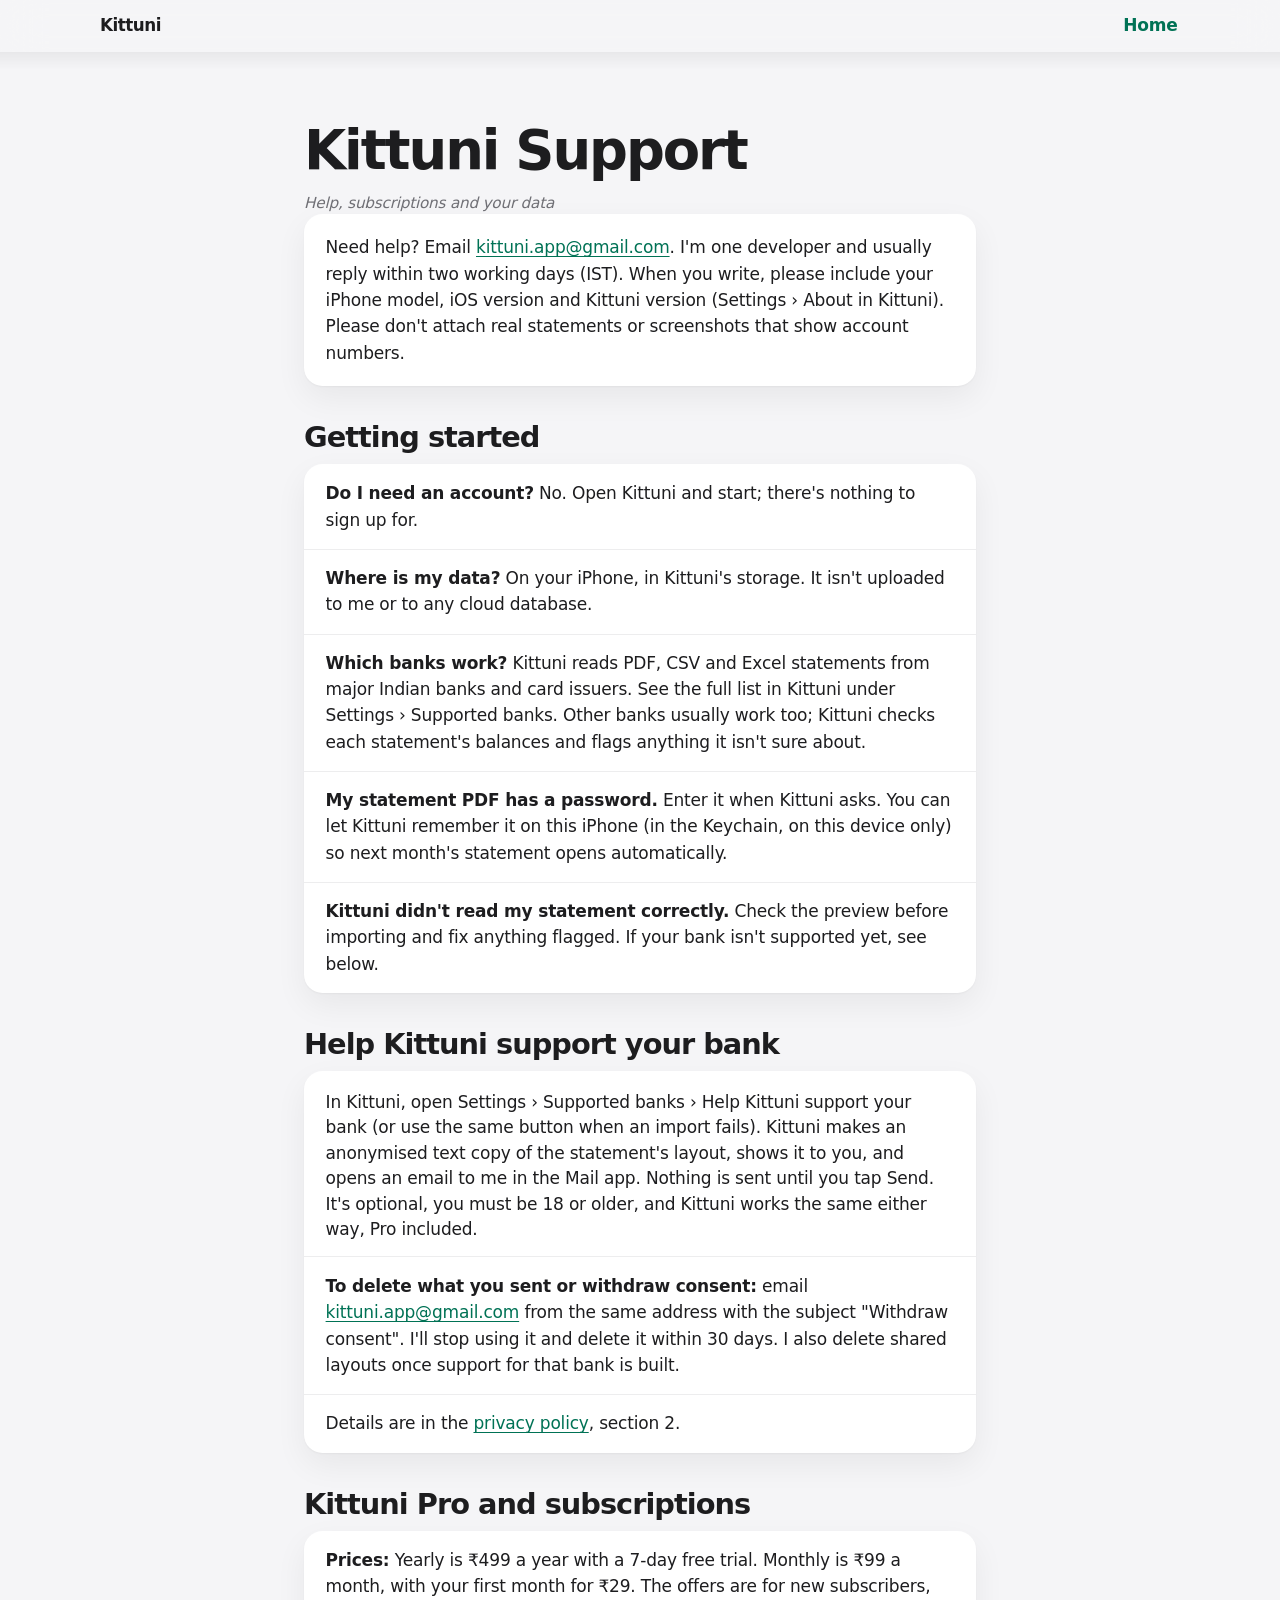
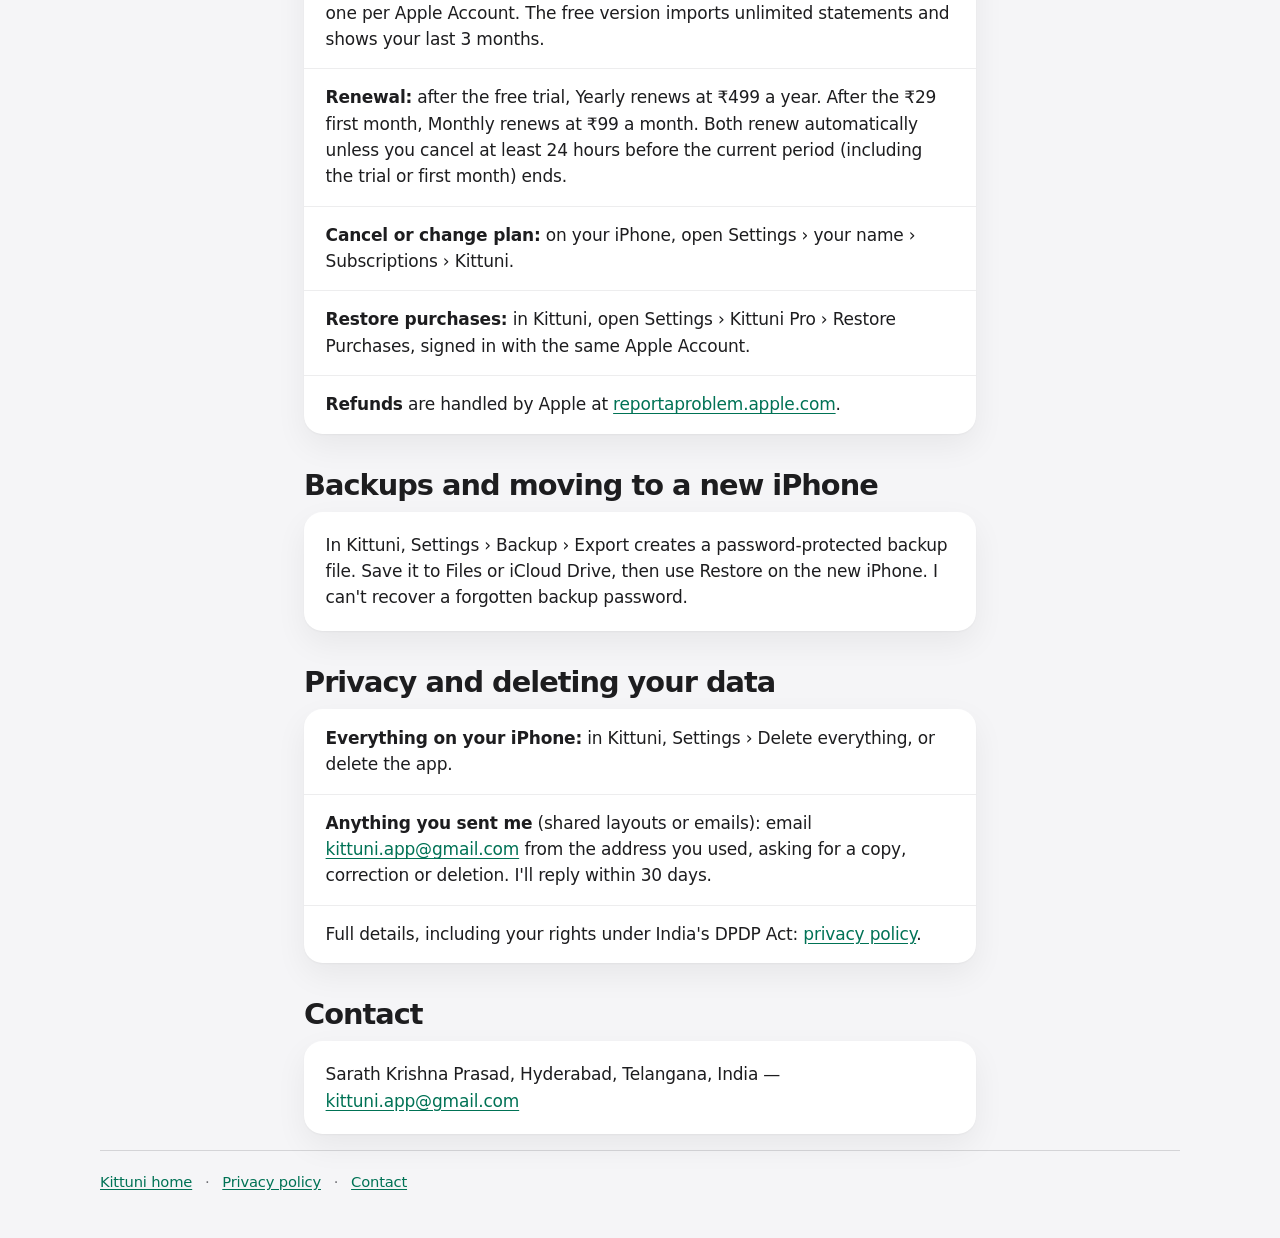
<file: support/index.html>
<!doctype html>
<html lang="en">
<head>
<meta charset="utf-8">
<meta name="viewport" content="width=device-width, initial-scale=1, viewport-fit=cover">
<title>Kittuni — Support</title>
<meta name="description" content="Help with Kittuni: getting started, supported banks, Kittuni Pro subscriptions, backups and deleting your data.">
<meta name="theme-color" content="#f5f5f7" media="(prefers-color-scheme: light)">
<meta name="theme-color" content="#000000" media="(prefers-color-scheme: dark)">
<link rel="canonical" href="https://kittuni.com/support">
<link rel="icon" href="../favicon.svg" type="image/svg+xml">
<link rel="stylesheet" href="../style.css">
</head>
<body class="policy">
<a class="skip" href="#content">Skip to content</a>
<header class="bar">
  <div class="bar-inner">
    <a class="wordmark" href="../index.html">Kittuni</a>
    <a class="bar-link" href="../index.html">Home</a>
  </div>
</header>
<main id="content" class="doc">
<header class="doc-head">
<h1>Kittuni Support</h1>
<p class="effective"><em>Help, subscriptions and your data</em></p>
</header>
<div class="card prose">
<p>Need help? Email <a href="mailto:kittuni.app@gmail.com">kittuni.app@gmail.com</a>. I'm one developer and usually reply within two working days (IST). When you write, please include your iPhone model, iOS version and Kittuni version (Settings › About in Kittuni). Please don't attach real statements or screenshots that show account numbers.</p>
</div>
<section class="block">
<h2 id="getting-started">Getting started</h2>
<div class="card">
<ul>
<li><strong>Do I need an account?</strong> No. Open Kittuni and start; there's nothing to sign up for.</li>
<li><strong>Where is my data?</strong> On your iPhone, in Kittuni's storage. It isn't uploaded to me or to any cloud database.</li>
<li><strong>Which banks work?</strong> Kittuni reads PDF, CSV and Excel statements from major Indian banks and card issuers. See the full list in Kittuni under Settings › Supported banks. Other banks usually work too; Kittuni checks each statement's balances and flags anything it isn't sure about.</li>
<li><strong>My statement PDF has a password.</strong> Enter it when Kittuni asks. You can let Kittuni remember it on this iPhone (in the Keychain, on this device only) so next month's statement opens automatically.</li>
<li><strong>Kittuni didn't read my statement correctly.</strong> Check the preview before importing and fix anything flagged. If your bank isn't supported yet, see below.</li>
</ul>
</div>
</section>
<section class="block">
<h2 id="support-your-bank">Help Kittuni support your bank</h2>
<div class="card">
<p class="card-lead">In Kittuni, open Settings › Supported banks › Help Kittuni support your bank (or use the same button when an import fails). Kittuni makes an anonymised text copy of the statement's layout, shows it to you, and opens an email to me in the Mail app. Nothing is sent until you tap Send. It's optional, you must be 18 or older, and Kittuni works the same either way, Pro included.</p>
<ul>
<li><strong>To delete what you sent or withdraw consent:</strong> email <a href="mailto:kittuni.app@gmail.com">kittuni.app@gmail.com</a> from the same address with the subject "Withdraw consent". I'll stop using it and delete it within 30 days. I also delete shared layouts once support for that bank is built.</li>
<li>Details are in the <a href="../privacy/index.html">privacy policy</a>, section 2.</li>
</ul>
</div>
</section>
<section class="block">
<h2 id="pro">Kittuni Pro and subscriptions</h2>
<div class="card">
<ul>
<li><strong>Prices:</strong> Yearly is ₹499 a year with a 7-day free trial. Monthly is ₹99 a month, with your first month for ₹29. The offers are for new subscribers, one per Apple Account. The free version imports unlimited statements and shows your last 3 months.</li>
<li><strong>Renewal:</strong> after the free trial, Yearly renews at ₹499 a year. After the ₹29 first month, Monthly renews at ₹99 a month. Both renew automatically unless you cancel at least 24 hours before the current period (including the trial or first month) ends.</li>
<li><strong>Cancel or change plan:</strong> on your iPhone, open Settings › your name › Subscriptions › Kittuni.</li>
<li><strong>Restore purchases:</strong> in Kittuni, open Settings › Kittuni Pro › Restore Purchases, signed in with the same Apple Account.</li>
<li><strong>Refunds</strong> are handled by Apple at <a href="https://reportaproblem.apple.com">reportaproblem.apple.com</a>.</li>
</ul>
</div>
</section>
<section class="block">
<h2 id="backups">Backups and moving to a new iPhone</h2>
<div class="card prose">
<p>In Kittuni, Settings › Backup › Export creates a password-protected backup file. Save it to Files or iCloud Drive, then use Restore on the new iPhone. I can't recover a forgotten backup password.</p>
</div>
</section>
<section class="block">
<h2 id="your-data">Privacy and deleting your data</h2>
<div class="card">
<ul>
<li><strong>Everything on your iPhone:</strong> in Kittuni, Settings › Delete everything, or delete the app.</li>
<li><strong>Anything you sent me</strong> (shared layouts or emails): email <a href="mailto:kittuni.app@gmail.com">kittuni.app@gmail.com</a> from the address you used, asking for a copy, correction or deletion. I'll reply within 30 days.</li>
<li>Full details, including your rights under India's DPDP Act: <a href="../privacy/index.html">privacy policy</a>.</li>
</ul>
</div>
</section>
<section class="block">
<h2 id="contact">Contact</h2>
<div class="card prose">
<p>Sarath Krishna Prasad, Hyderabad, Telangana, India — <a href="mailto:kittuni.app@gmail.com">kittuni.app@gmail.com</a></p>
</div>
</section>
</main>
<footer class="foot">
  <div class="foot-inner">
    <a href="../index.html">Kittuni home</a> · <a href="../privacy/index.html">Privacy policy</a> · <a href="mailto:kittuni.app@gmail.com">Contact</a>
  </div>
</footer>
</body>
</html>
</file>
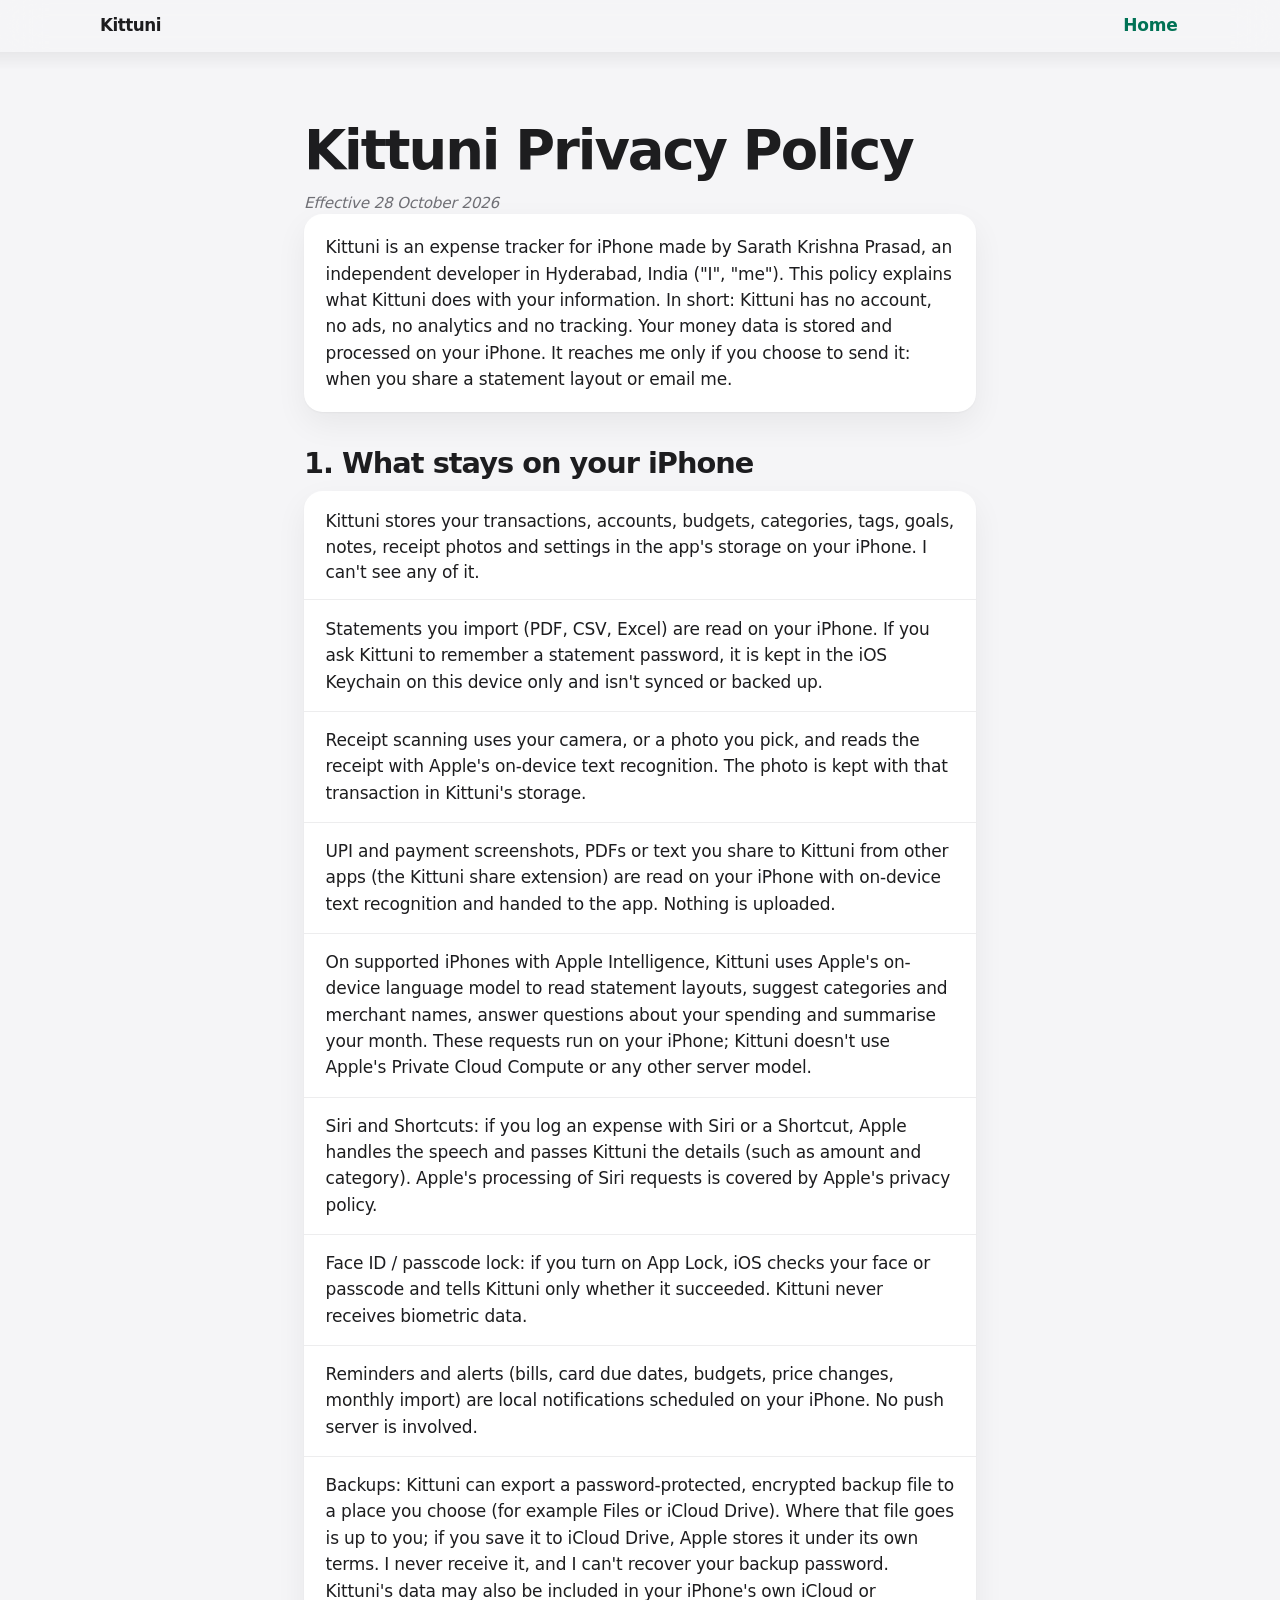
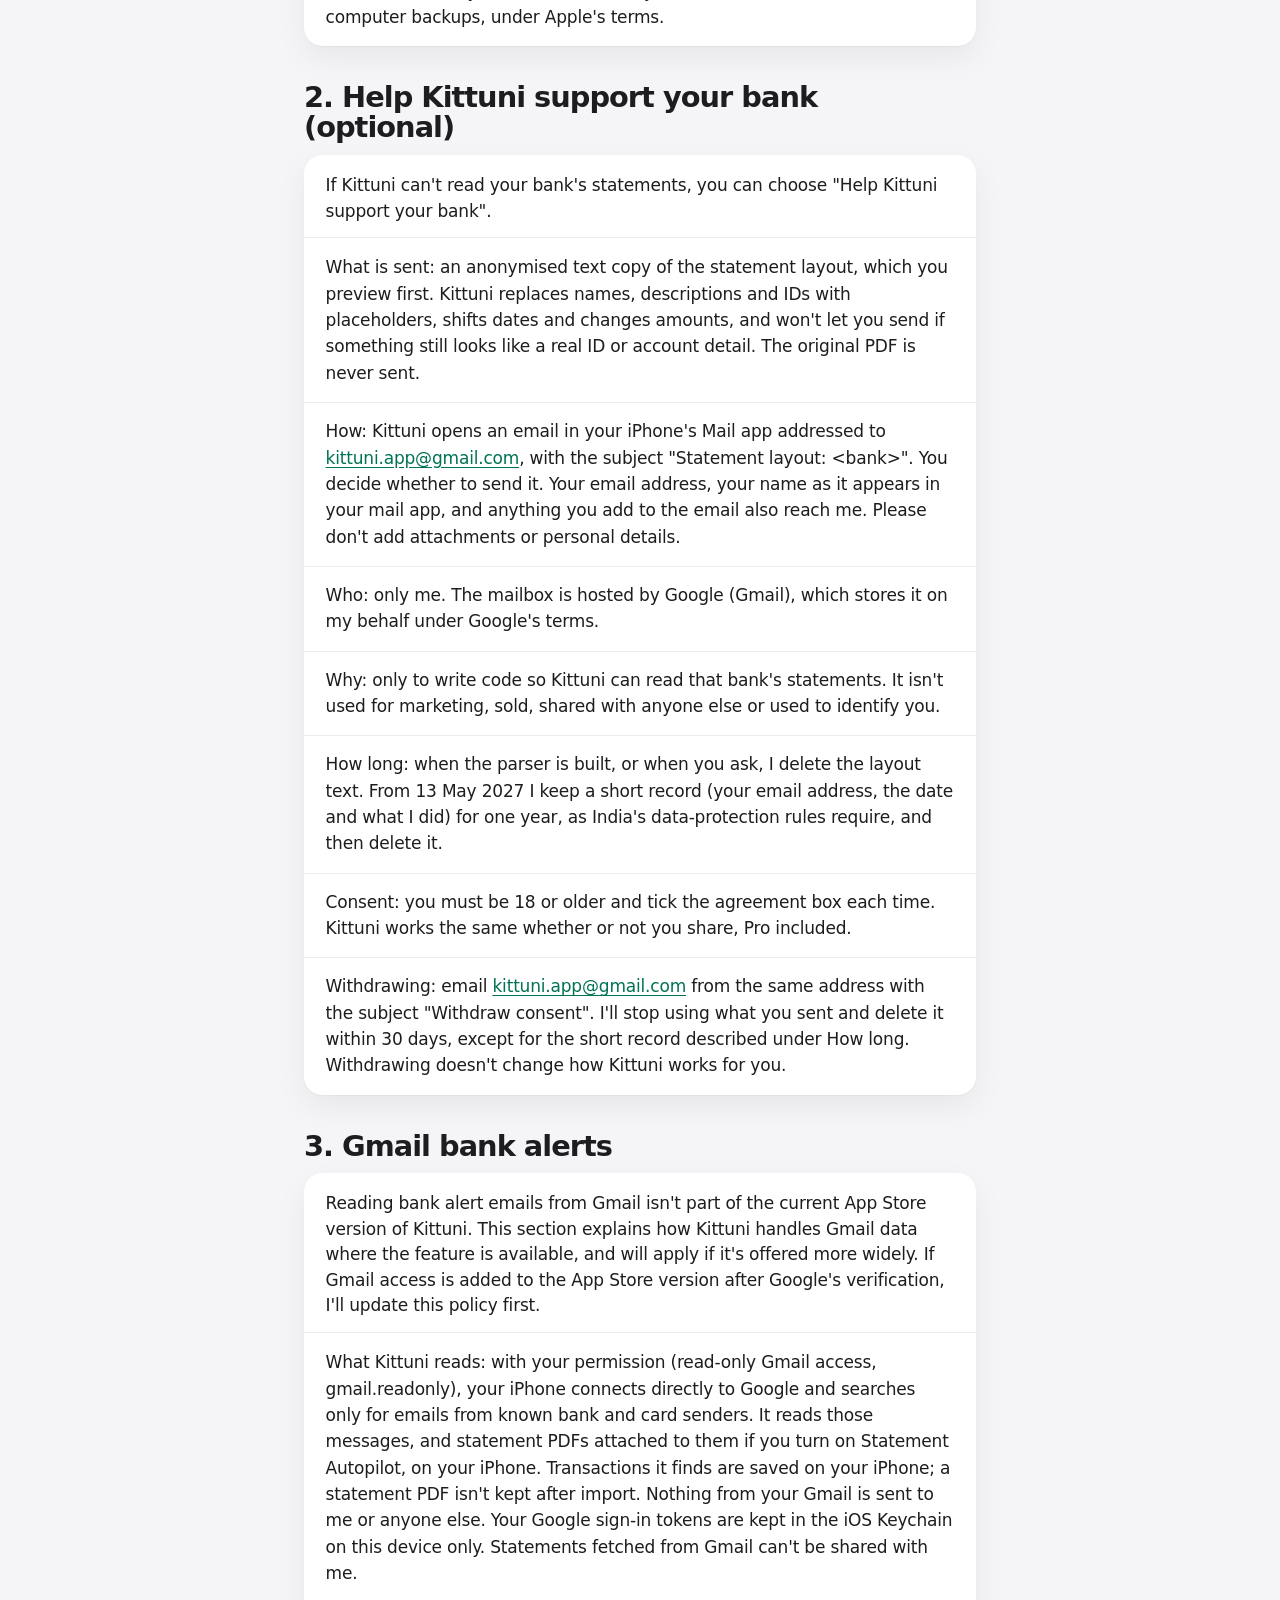
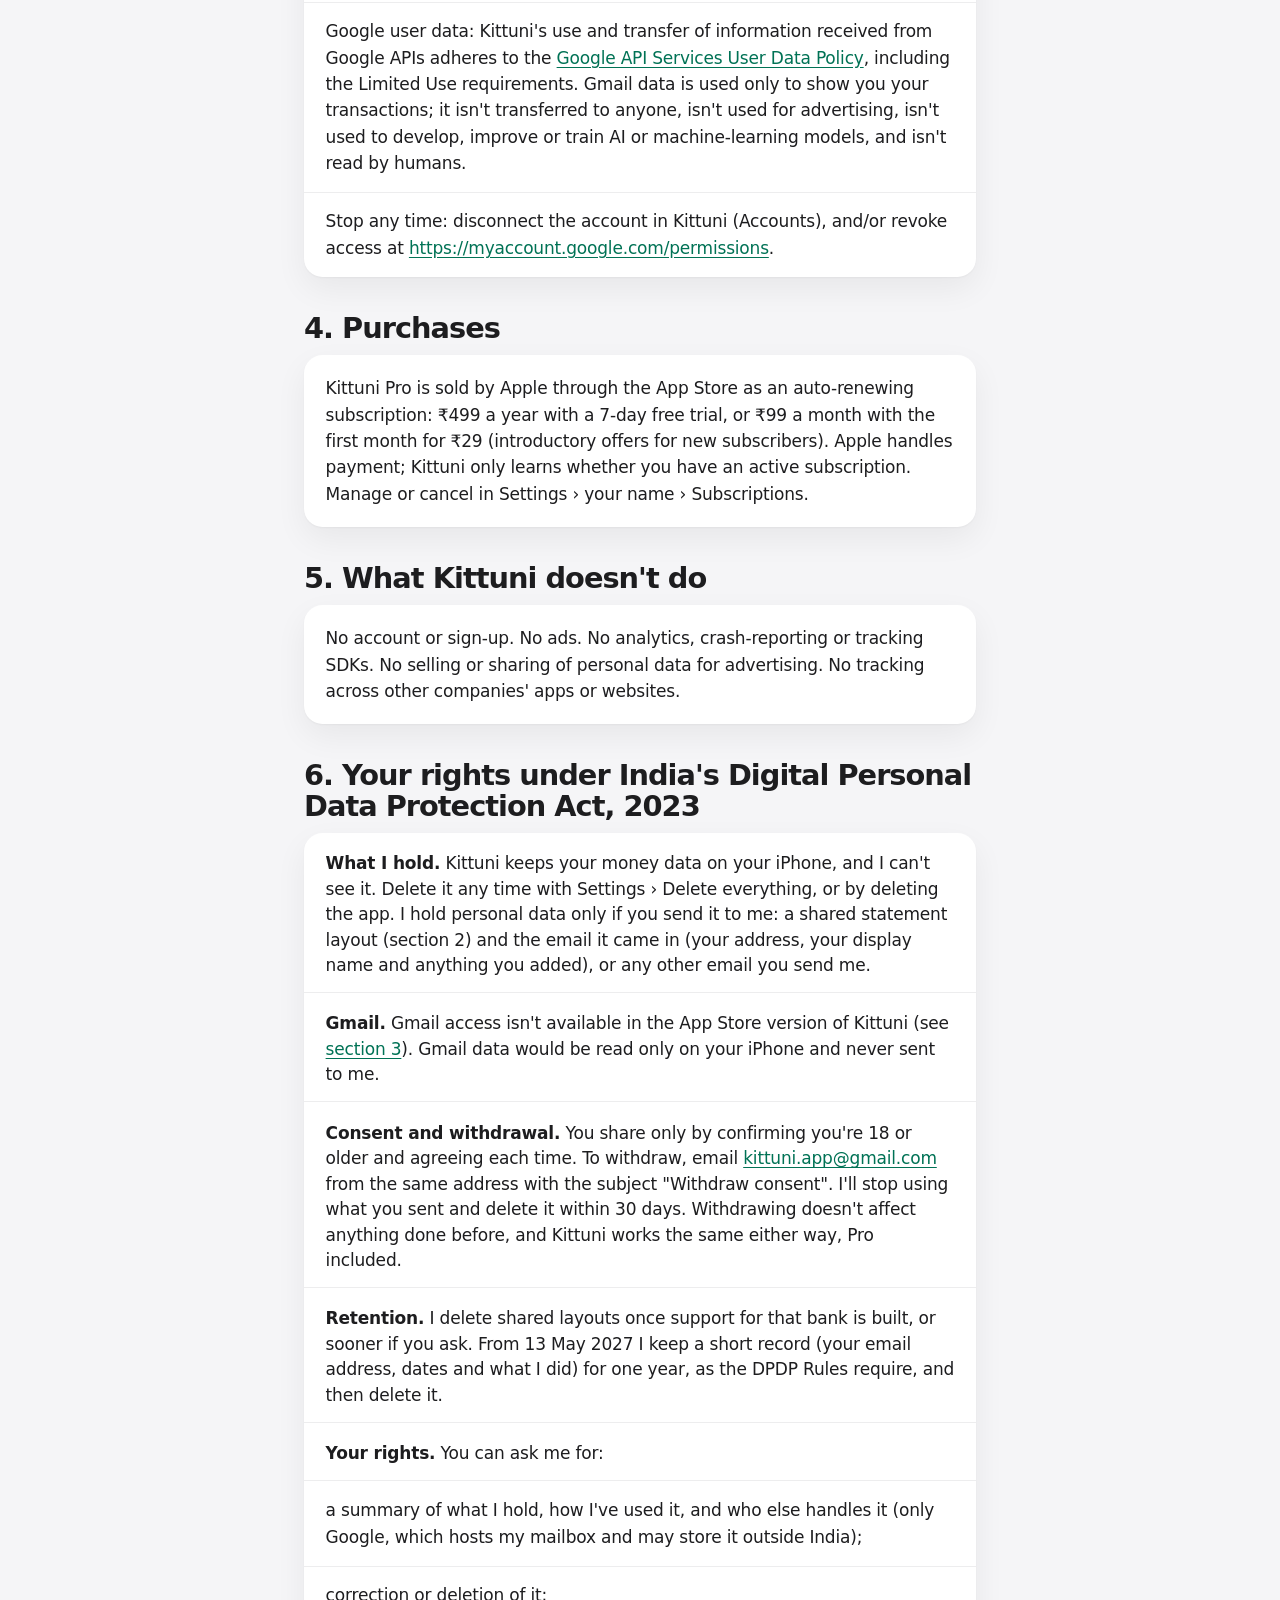
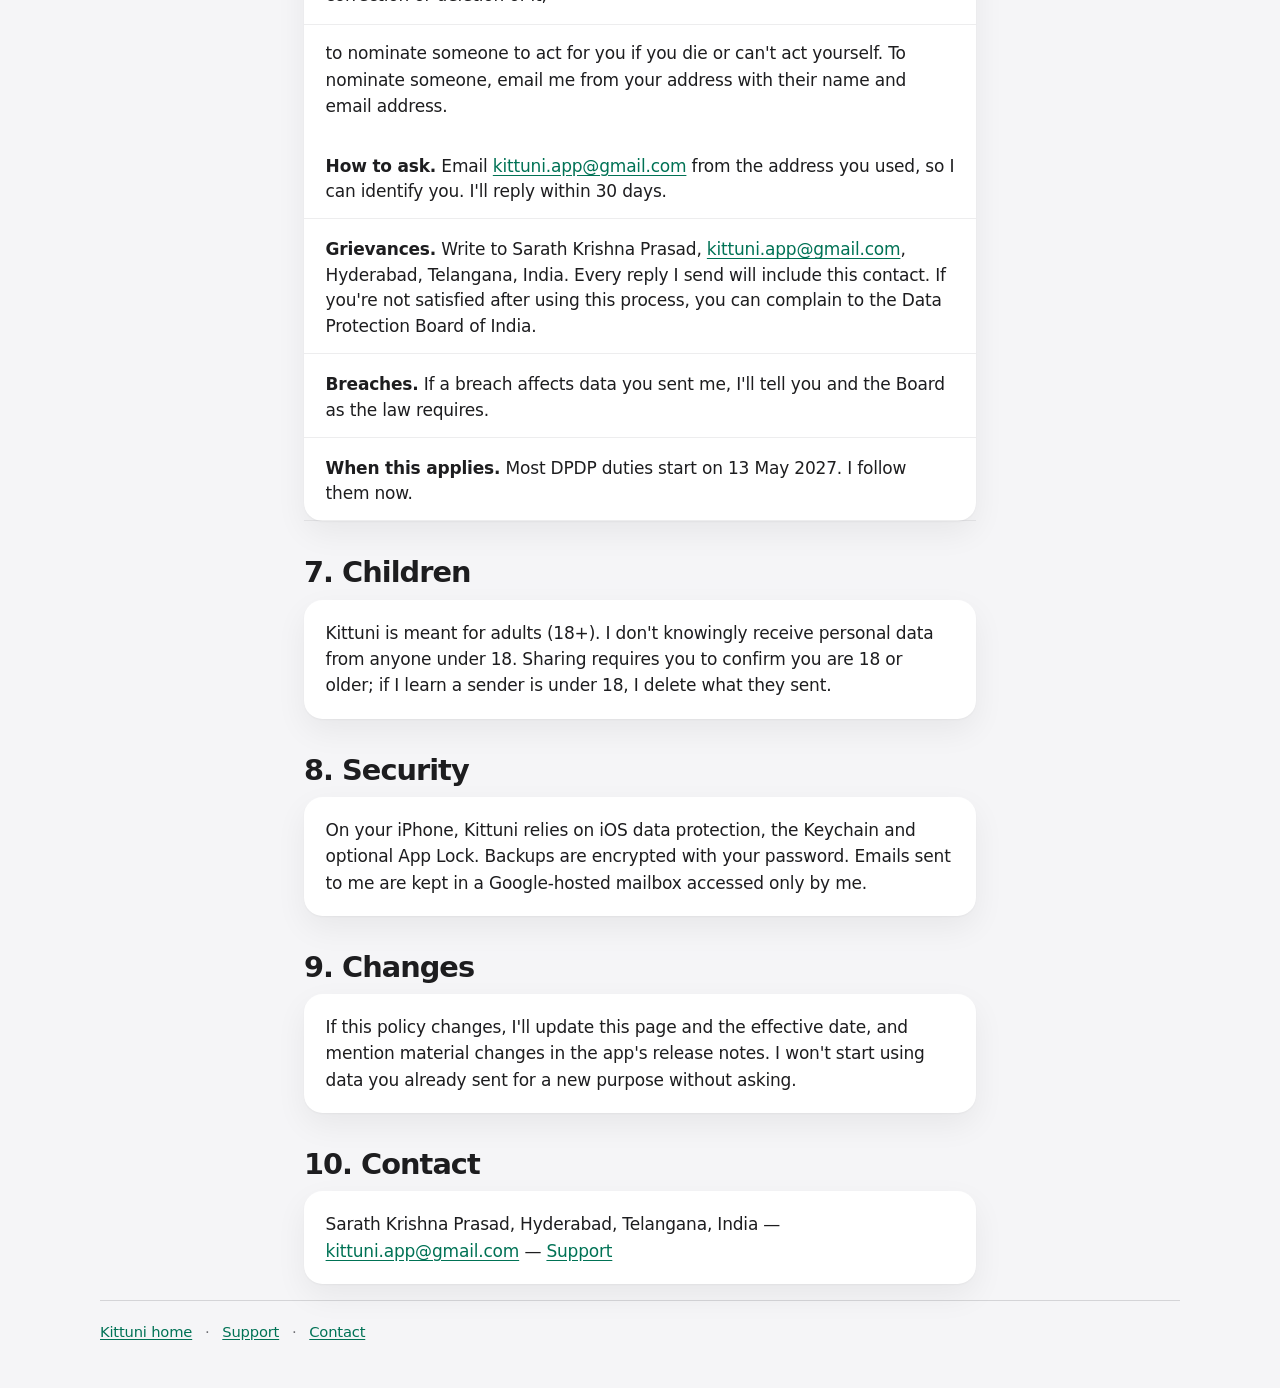
<file: privacy.html>
<!doctype html>
<html lang="en">
<head>
<meta charset="utf-8">
<meta name="viewport" content="width=device-width, initial-scale=1, viewport-fit=cover">
<title>Kittuni — Privacy Policy</title>
<meta name="description" content="Kittuni has no account, no ads, no analytics and no tracking. Your money data is stored and processed on your iPhone.">
<meta name="theme-color" content="#f5f5f7" media="(prefers-color-scheme: light)">
<meta name="theme-color" content="#000000" media="(prefers-color-scheme: dark)">
<link rel="canonical" href="https://kittuni.com/privacy">
<link rel="icon" href="favicon.svg" type="image/svg+xml">
<link rel="stylesheet" href="style.css">
</head>
<body class="policy">
<a class="skip" href="#content">Skip to content</a>
<header class="bar">
  <div class="bar-inner">
    <a class="wordmark" href="index.html">Kittuni</a>
    <a class="bar-link" href="index.html">Home</a>
  </div>
</header>
<main id="content" class="doc">
<header class="doc-head">
<h1>Kittuni Privacy Policy</h1>
<p class="effective"><em>Effective 28 October 2026</em></p>
</header>
<div class="card prose">
<p>Kittuni is an expense tracker for iPhone made by Sarath Krishna Prasad, an independent developer in Hyderabad, India ("I", "me"). This policy explains what Kittuni does with your information. In short: Kittuni has no account, no ads, no analytics and no tracking. Your money data is stored and processed on your iPhone. It reaches me only if you choose to send it: when you share a statement layout or email me.</p>
</div>
<section class="block">
<h2>1. What stays on your iPhone</h2>
<div class="card">
<p class="card-lead">Kittuni stores your transactions, accounts, budgets, categories, tags, goals, notes, receipt photos and settings in the app's storage on your iPhone. I can't see any of it.</p>
<ul>
<li>Statements you import (PDF, CSV, Excel) are read on your iPhone. If you ask Kittuni to remember a statement password, it is kept in the iOS Keychain on this device only and isn't synced or backed up.</li>
<li>Receipt scanning uses your camera, or a photo you pick, and reads the receipt with Apple's on-device text recognition. The photo is kept with that transaction in Kittuni's storage.</li>
<li>UPI and payment screenshots, PDFs or text you share to Kittuni from other apps (the Kittuni share extension) are read on your iPhone with on-device text recognition and handed to the app. Nothing is uploaded.</li>
<li>On supported iPhones with Apple Intelligence, Kittuni uses Apple's on-device language model to read statement layouts, suggest categories and merchant names, answer questions about your spending and summarise your month. These requests run on your iPhone; Kittuni doesn't use Apple's Private Cloud Compute or any other server model.</li>
<li>Siri and Shortcuts: if you log an expense with Siri or a Shortcut, Apple handles the speech and passes Kittuni the details (such as amount and category). Apple's processing of Siri requests is covered by Apple's privacy policy.</li>
<li>Face ID / passcode lock: if you turn on App Lock, iOS checks your face or passcode and tells Kittuni only whether it succeeded. Kittuni never receives biometric data.</li>
<li>Reminders and alerts (bills, card due dates, budgets, price changes, monthly import) are local notifications scheduled on your iPhone. No push server is involved.</li>
<li>Backups: Kittuni can export a password-protected, encrypted backup file to a place you choose (for example Files or iCloud Drive). Where that file goes is up to you; if you save it to iCloud Drive, Apple stores it under its own terms. I never receive it, and I can't recover your backup password. Kittuni's data may also be included in your iPhone's own iCloud or computer backups, under Apple's terms.</li>
</ul>
</div>
</section>
<section class="block">
<h2>2. Help Kittuni support your bank (optional)</h2>
<div class="card">
<p class="card-lead">If Kittuni can't read your bank's statements, you can choose "Help Kittuni support your bank".</p>
<ul>
<li>What is sent: an anonymised text copy of the statement layout, which you preview first. Kittuni replaces names, descriptions and IDs with placeholders, shifts dates and changes amounts, and won't let you send if something still looks like a real ID or account detail. The original PDF is never sent.</li>
<li>How: Kittuni opens an email in your iPhone's Mail app addressed to <a href="mailto:kittuni.app@gmail.com">kittuni.app@gmail.com</a>, with the subject "Statement layout: &lt;bank&gt;". You decide whether to send it. Your email address, your name as it appears in your mail app, and anything you add to the email also reach me. Please don't add attachments or personal details.</li>
<li>Who: only me. The mailbox is hosted by Google (Gmail), which stores it on my behalf under Google's terms.</li>
<li>Why: only to write code so Kittuni can read that bank's statements. It isn't used for marketing, sold, shared with anyone else or used to identify you.</li>
<li>How long: when the parser is built, or when you ask, I delete the layout text. From 13 May 2027 I keep a short record (your email address, the date and what I did) for one year, as India's data-protection rules require, and then delete it.</li>
<li>Consent: you must be 18 or older and tick the agreement box each time. Kittuni works the same whether or not you share, Pro included.</li>
<li>Withdrawing: email <a href="mailto:kittuni.app@gmail.com">kittuni.app@gmail.com</a> from the same address with the subject "Withdraw consent". I'll stop using what you sent and delete it within 30 days, except for the short record described under How long. Withdrawing doesn't change how Kittuni works for you.</li>
</ul>
</div>
</section>
<section class="block">
<h2 id="gmail">3. Gmail bank alerts</h2>
<div class="card">
<p class="card-lead">Reading bank alert emails from Gmail isn't part of the current App Store version of Kittuni. This section explains how Kittuni handles Gmail data where the feature is available, and will apply if it's offered more widely. If Gmail access is added to the App Store version after Google's verification, I'll update this policy first.</p>
<ul>
<li>What Kittuni reads: with your permission (read-only Gmail access, gmail.readonly), your iPhone connects directly to Google and searches only for emails from known bank and card senders. It reads those messages, and statement PDFs attached to them if you turn on Statement Autopilot, on your iPhone. Transactions it finds are saved on your iPhone; a statement PDF isn't kept after import. Nothing from your Gmail is sent to me or anyone else. Your Google sign-in tokens are kept in the iOS Keychain on this device only. Statements fetched from Gmail can't be shared with me.</li>
<li>Google user data: Kittuni's use and transfer of information received from Google APIs adheres to the <a href="https://developers.google.com/terms/api-services-user-data-policy">Google API Services User Data Policy</a>, including the Limited Use requirements. Gmail data is used only to show you your transactions; it isn't transferred to anyone, isn't used for advertising, isn't used to develop, improve or train AI or machine-learning models, and isn't read by humans.</li>
<li>Stop any time: disconnect the account in Kittuni (Accounts), and/or revoke access at <a href="https://myaccount.google.com/permissions">https://myaccount.google.com/permissions</a>.</li>
</ul>
</div>
</section>
<section class="block">
<h2>4. Purchases</h2>
<div class="card prose">
<p>Kittuni Pro is sold by Apple through the App Store as an auto-renewing subscription: ₹499 a year with a 7-day free trial, or ₹99 a month with the first month for ₹29 (introductory offers for new subscribers). Apple handles payment; Kittuni only learns whether you have an active subscription. Manage or cancel in Settings › your name › Subscriptions.</p>
</div>
</section>
<section class="block">
<h2>5. What Kittuni doesn't do</h2>
<div class="card prose">
<p>No account or sign-up. No ads. No analytics, crash-reporting or tracking SDKs. No selling or sharing of personal data for advertising. No tracking across other companies' apps or websites.</p>
</div>
</section>
<section class="block">
<h2 id="rights">6. Your rights under India's Digital Personal Data Protection Act, 2023</h2>
<div class="card">
<p class="card-lead"><strong>What I hold.</strong> Kittuni keeps your money data on your iPhone, and I can't see it. Delete it any time with Settings › Delete everything, or by deleting the app. I hold personal data only if you send it to me: a shared statement layout (section 2) and the email it came in (your address, your display name and anything you added), or any other email you send me.</p>
<p class="card-lead"><strong>Gmail.</strong> Gmail access isn't available in the App Store version of Kittuni (see <a href="#gmail">section 3</a>). Gmail data would be read only on your iPhone and never sent to me.</p>
<p class="card-lead"><strong>Consent and withdrawal.</strong> You share only by confirming you're 18 or older and agreeing each time. To withdraw, email <a href="mailto:kittuni.app@gmail.com">kittuni.app@gmail.com</a> from the same address with the subject "Withdraw consent". I'll stop using what you sent and delete it within 30 days. Withdrawing doesn't affect anything done before, and Kittuni works the same either way, Pro included.</p>
<p class="card-lead"><strong>Retention.</strong> I delete shared layouts once support for that bank is built, or sooner if you ask. From 13 May 2027 I keep a short record (your email address, dates and what I did) for one year, as the DPDP Rules require, and then delete it.</p>
<p class="card-lead"><strong>Your rights.</strong> You can ask me for:</p>
<ul>
<li>a summary of what I hold, how I've used it, and who else handles it (only Google, which hosts my mailbox and may store it outside India);</li>
<li>correction or deletion of it;</li>
<li>to nominate someone to act for you if you die or can't act yourself. To nominate someone, email me from your address with their name and email address.</li>
</ul>
<p class="card-lead"><strong>How to ask.</strong> Email <a href="mailto:kittuni.app@gmail.com">kittuni.app@gmail.com</a> from the address you used, so I can identify you. I'll reply within 30 days.</p>
<p class="card-lead"><strong>Grievances.</strong> Write to Sarath Krishna Prasad, <a href="mailto:kittuni.app@gmail.com">kittuni.app@gmail.com</a>, Hyderabad, Telangana, India. Every reply I send will include this contact. If you're not satisfied after using this process, you can complain to the Data Protection Board of India.</p>
<p class="card-lead"><strong>Breaches.</strong> If a breach affects data you sent me, I'll tell you and the Board as the law requires.</p>
<p class="card-lead"><strong>When this applies.</strong> Most DPDP duties start on 13 May 2027. I follow them now.</p>
</div>
</section>
<section class="block">
<h2>7. Children</h2>
<div class="card prose">
<p>Kittuni is meant for adults (18+). I don't knowingly receive personal data from anyone under 18. Sharing requires you to confirm you are 18 or older; if I learn a sender is under 18, I delete what they sent.</p>
</div>
</section>
<section class="block">
<h2>8. Security</h2>
<div class="card prose">
<p>On your iPhone, Kittuni relies on iOS data protection, the Keychain and optional App Lock. Backups are encrypted with your password. Emails sent to me are kept in a Google-hosted mailbox accessed only by me.</p>
</div>
</section>
<section class="block">
<h2>9. Changes</h2>
<div class="card prose">
<p>If this policy changes, I'll update this page and the effective date, and mention material changes in the app's release notes. I won't start using data you already sent for a new purpose without asking.</p>
</div>
</section>
<section class="block">
<h2>10. Contact</h2>
<div class="card prose">
<p>Sarath Krishna Prasad, Hyderabad, Telangana, India — <a href="mailto:kittuni.app@gmail.com">kittuni.app@gmail.com</a> — <a href="support.html">Support</a></p>
</div>
</section>
</main>
<footer class="foot">
  <div class="foot-inner">
    <a href="index.html">Kittuni home</a> · <a href="support.html">Support</a> · <a href="mailto:kittuni.app@gmail.com">Contact</a>
  </div>
</footer>
</body>
</html>
</file>
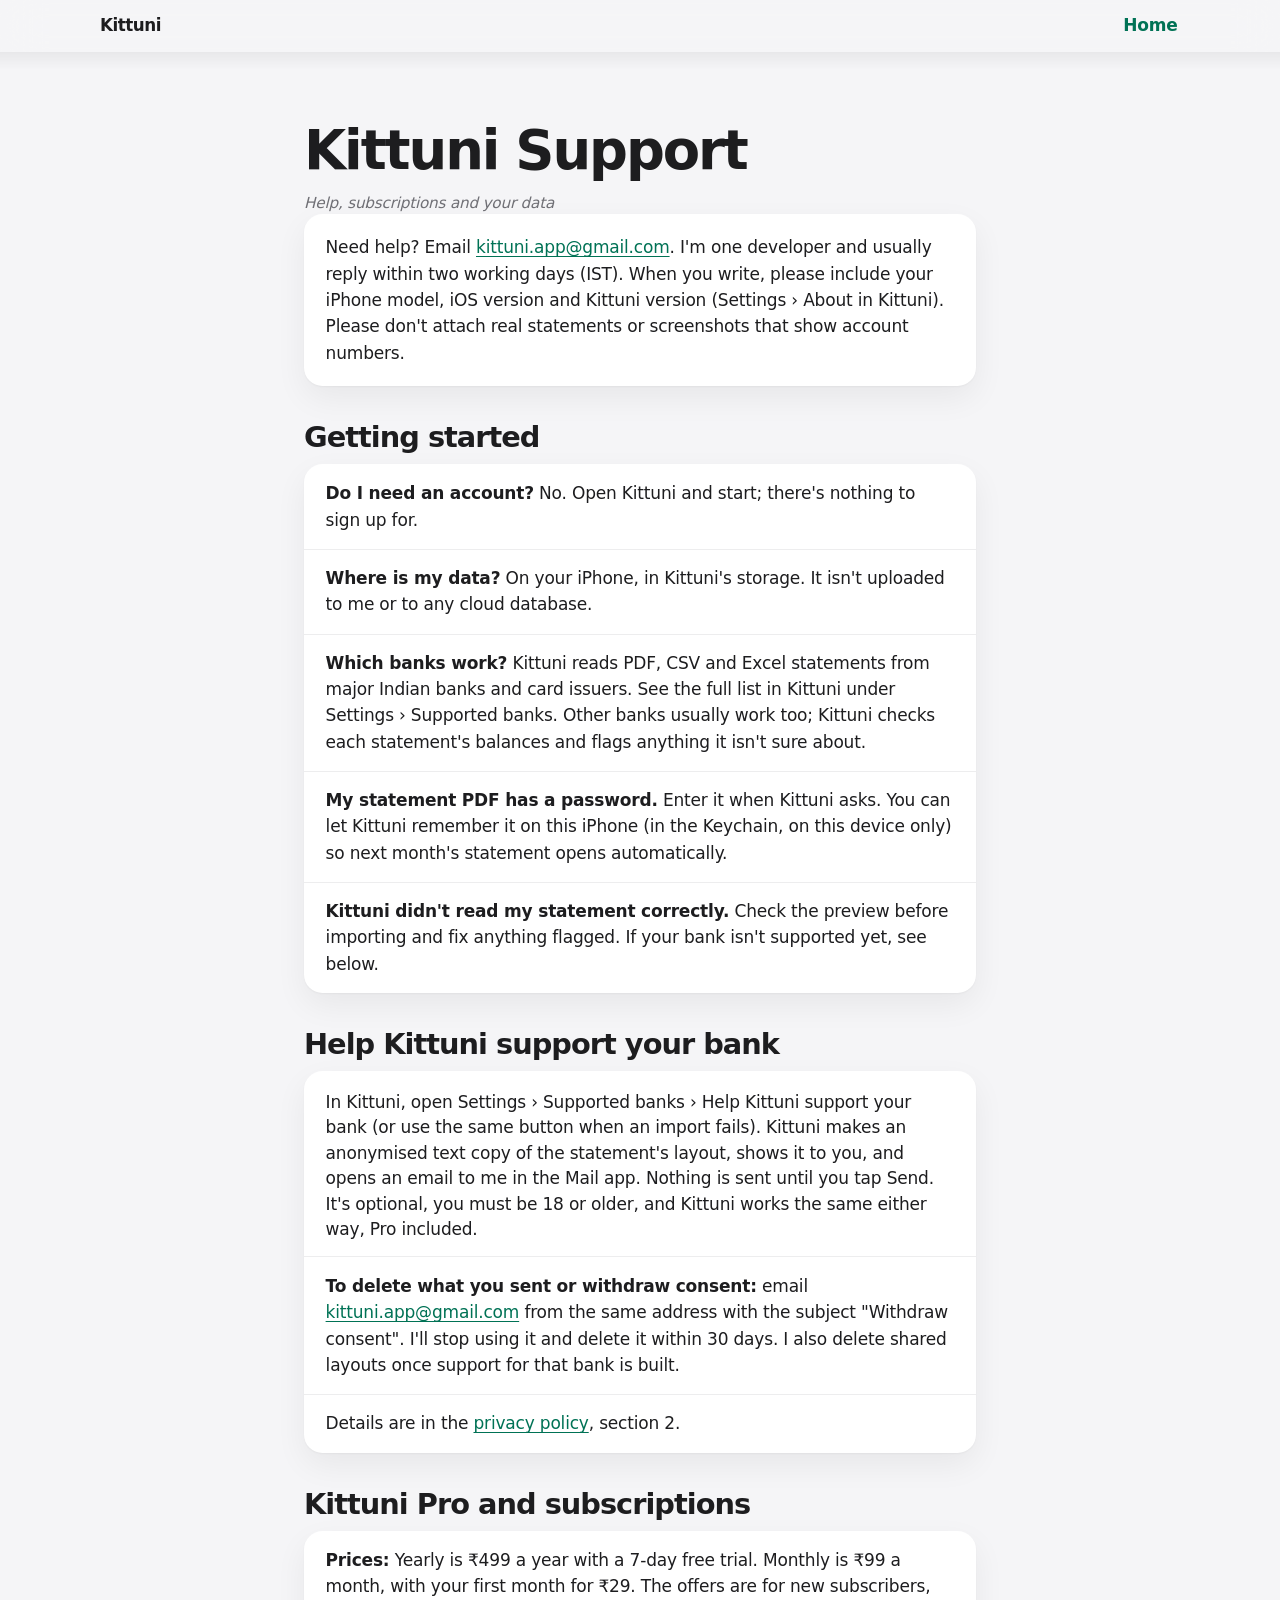
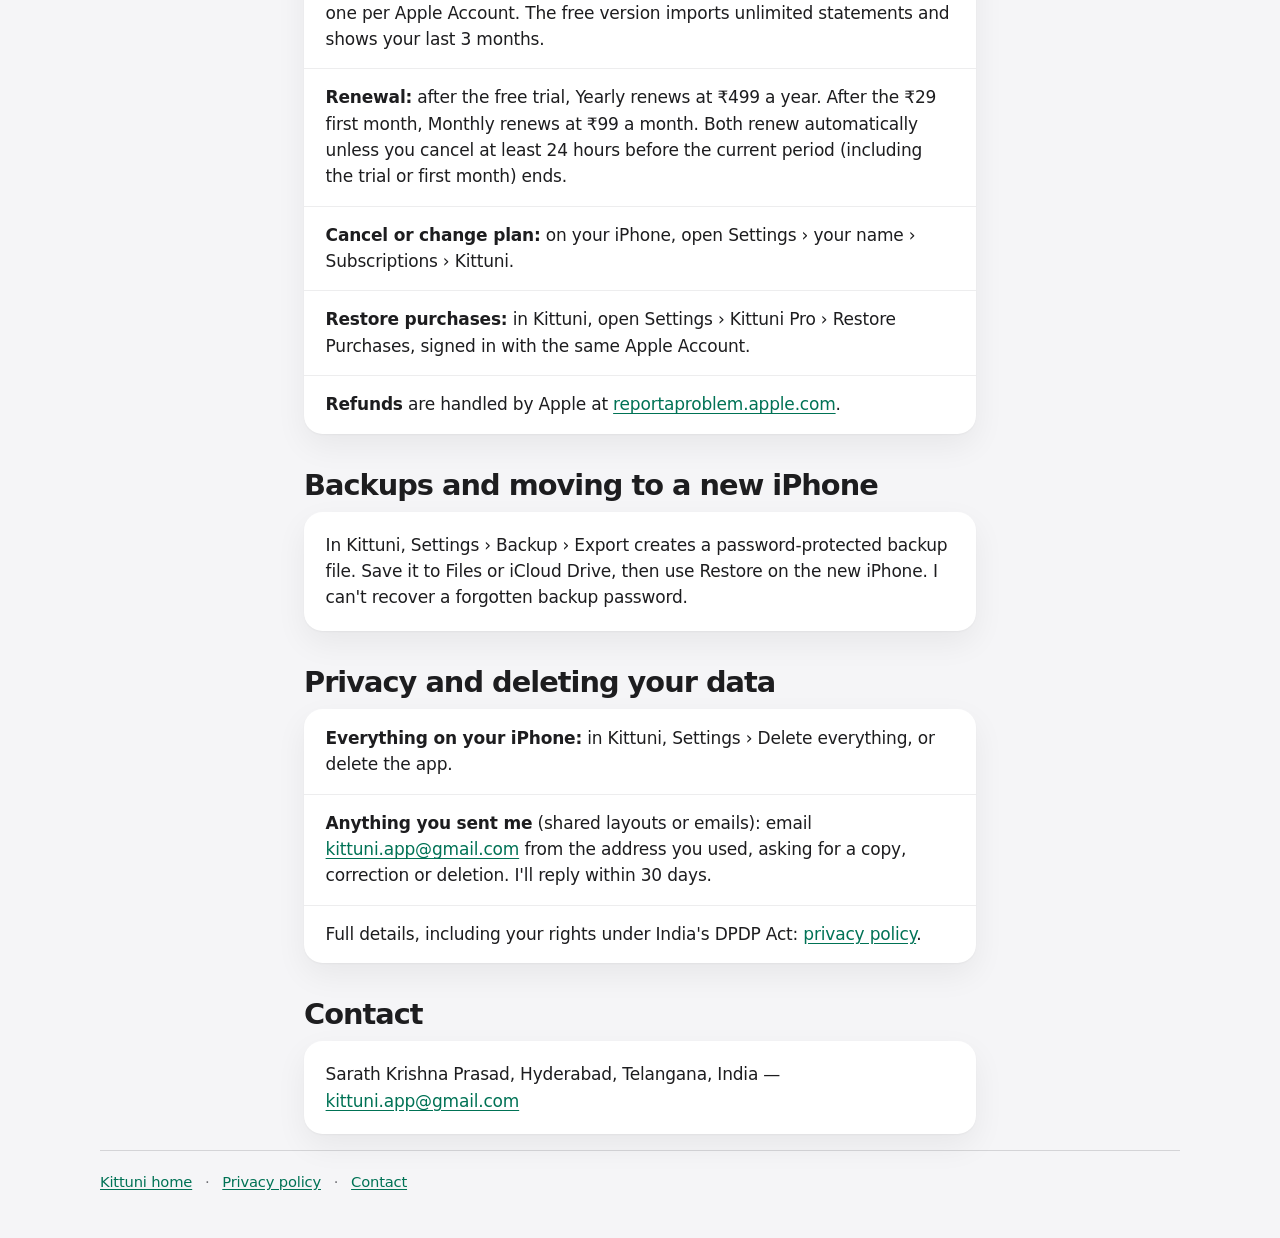
<file: support.html>
<!doctype html>
<html lang="en">
<head>
<meta charset="utf-8">
<meta name="viewport" content="width=device-width, initial-scale=1, viewport-fit=cover">
<title>Kittuni — Support</title>
<meta name="description" content="Help with Kittuni: getting started, supported banks, Kittuni Pro subscriptions, backups and deleting your data.">
<meta name="theme-color" content="#f5f5f7" media="(prefers-color-scheme: light)">
<meta name="theme-color" content="#000000" media="(prefers-color-scheme: dark)">
<link rel="canonical" href="https://kittuni.com/support">
<link rel="icon" href="favicon.svg" type="image/svg+xml">
<link rel="stylesheet" href="style.css">
</head>
<body class="policy">
<a class="skip" href="#content">Skip to content</a>
<header class="bar">
  <div class="bar-inner">
    <a class="wordmark" href="index.html">Kittuni</a>
    <a class="bar-link" href="index.html">Home</a>
  </div>
</header>
<main id="content" class="doc">
<header class="doc-head">
<h1>Kittuni Support</h1>
<p class="effective"><em>Help, subscriptions and your data</em></p>
</header>
<div class="card prose">
<p>Need help? Email <a href="mailto:kittuni.app@gmail.com">kittuni.app@gmail.com</a>. I'm one developer and usually reply within two working days (IST). When you write, please include your iPhone model, iOS version and Kittuni version (Settings › About in Kittuni). Please don't attach real statements or screenshots that show account numbers.</p>
</div>
<section class="block">
<h2 id="getting-started">Getting started</h2>
<div class="card">
<ul>
<li><strong>Do I need an account?</strong> No. Open Kittuni and start; there's nothing to sign up for.</li>
<li><strong>Where is my data?</strong> On your iPhone, in Kittuni's storage. It isn't uploaded to me or to any cloud database.</li>
<li><strong>Which banks work?</strong> Kittuni reads PDF, CSV and Excel statements from major Indian banks and card issuers. See the full list in Kittuni under Settings › Supported banks. Other banks usually work too; Kittuni checks each statement's balances and flags anything it isn't sure about.</li>
<li><strong>My statement PDF has a password.</strong> Enter it when Kittuni asks. You can let Kittuni remember it on this iPhone (in the Keychain, on this device only) so next month's statement opens automatically.</li>
<li><strong>Kittuni didn't read my statement correctly.</strong> Check the preview before importing and fix anything flagged. If your bank isn't supported yet, see below.</li>
</ul>
</div>
</section>
<section class="block">
<h2 id="support-your-bank">Help Kittuni support your bank</h2>
<div class="card">
<p class="card-lead">In Kittuni, open Settings › Supported banks › Help Kittuni support your bank (or use the same button when an import fails). Kittuni makes an anonymised text copy of the statement's layout, shows it to you, and opens an email to me in the Mail app. Nothing is sent until you tap Send. It's optional, you must be 18 or older, and Kittuni works the same either way, Pro included.</p>
<ul>
<li><strong>To delete what you sent or withdraw consent:</strong> email <a href="mailto:kittuni.app@gmail.com">kittuni.app@gmail.com</a> from the same address with the subject "Withdraw consent". I'll stop using it and delete it within 30 days. I also delete shared layouts once support for that bank is built.</li>
<li>Details are in the <a href="privacy.html">privacy policy</a>, section 2.</li>
</ul>
</div>
</section>
<section class="block">
<h2 id="pro">Kittuni Pro and subscriptions</h2>
<div class="card">
<ul>
<li><strong>Prices:</strong> Yearly is ₹499 a year with a 7-day free trial. Monthly is ₹99 a month, with your first month for ₹29. The offers are for new subscribers, one per Apple Account. The free version imports unlimited statements and shows your last 3 months.</li>
<li><strong>Renewal:</strong> after the free trial, Yearly renews at ₹499 a year. After the ₹29 first month, Monthly renews at ₹99 a month. Both renew automatically unless you cancel at least 24 hours before the current period (including the trial or first month) ends.</li>
<li><strong>Cancel or change plan:</strong> on your iPhone, open Settings › your name › Subscriptions › Kittuni.</li>
<li><strong>Restore purchases:</strong> in Kittuni, open Settings › Kittuni Pro › Restore Purchases, signed in with the same Apple Account.</li>
<li><strong>Refunds</strong> are handled by Apple at <a href="https://reportaproblem.apple.com">reportaproblem.apple.com</a>.</li>
</ul>
</div>
</section>
<section class="block">
<h2 id="backups">Backups and moving to a new iPhone</h2>
<div class="card prose">
<p>In Kittuni, Settings › Backup › Export creates a password-protected backup file. Save it to Files or iCloud Drive, then use Restore on the new iPhone. I can't recover a forgotten backup password.</p>
</div>
</section>
<section class="block">
<h2 id="your-data">Privacy and deleting your data</h2>
<div class="card">
<ul>
<li><strong>Everything on your iPhone:</strong> in Kittuni, Settings › Delete everything, or delete the app.</li>
<li><strong>Anything you sent me</strong> (shared layouts or emails): email <a href="mailto:kittuni.app@gmail.com">kittuni.app@gmail.com</a> from the address you used, asking for a copy, correction or deletion. I'll reply within 30 days.</li>
<li>Full details, including your rights under India's DPDP Act: <a href="privacy.html">privacy policy</a>.</li>
</ul>
</div>
</section>
<section class="block">
<h2 id="contact">Contact</h2>
<div class="card prose">
<p>Sarath Krishna Prasad, Hyderabad, Telangana, India — <a href="mailto:kittuni.app@gmail.com">kittuni.app@gmail.com</a></p>
</div>
</section>
</main>
<footer class="foot">
  <div class="foot-inner">
    <a href="index.html">Kittuni home</a> · <a href="privacy.html">Privacy policy</a> · <a href="mailto:kittuni.app@gmail.com">Contact</a>
  </div>
</footer>
</body>
</html>
</file>
<file: style.css>
:root {
  color-scheme: light dark;
  --accent: #007255;
  --accent-fill: #009068;
  --text: #1d1d1f;
  --secondary: rgba(60, 60, 67, 0.72);
  --tertiary: rgba(60, 60, 67, 0.48);
  --bg: #f5f5f7;
  --card: #ffffff;
  --sep: rgba(60, 60, 67, 0.18);
  --shadow: 0 1px 2px rgba(0, 0, 0, 0.04), 0 12px 32px rgba(0, 0, 0, 0.06);
  --nav: rgba(245, 245, 247, 0.72);
  --nav-edge: rgba(255, 255, 255, 0.55);
  --code: rgba(120, 120, 128, 0.12);
  --glow: rgba(0, 144, 104, 0.18);
  --device-shadow: 0 28px 60px rgba(0, 0, 0, 0.14), 0 2px 8px rgba(0, 0, 0, 0.06);
  --ease: cubic-bezier(0.16, 1, 0.3, 1);
  font: 100%/1.5 -apple-system, BlinkMacSystemFont, "SF Pro Text", "SF Pro Display", system-ui, sans-serif;
}

@media (prefers-color-scheme: dark) {
  :root {
    --accent: #4ce4b4;
    --accent-fill: #3ddba8;
    --text: #f5f5f7;
    --secondary: rgba(235, 235, 245, 0.7);
    --tertiary: rgba(235, 235, 245, 0.45);
    --bg: #000000;
    --card: #1c1c1e;
    --sep: rgba(84, 84, 88, 0.55);
    --shadow: 0 0 0 0.5px rgba(255, 255, 255, 0.06);
    --nav: rgba(0, 0, 0, 0.62);
    --nav-edge: rgba(255, 255, 255, 0.08);
    --code: rgba(120, 120, 128, 0.32);
    --glow: rgba(76, 228, 180, 0.16);
    --device-shadow: 0 28px 70px rgba(0, 0, 0, 0.55);
  }
}

* { box-sizing: border-box; }

html { -webkit-text-size-adjust: 100%; }

body {
  margin: 0;
  font-family: -apple-system, BlinkMacSystemFont, "SF Pro Text", "SF Pro Display", system-ui, sans-serif;
  font-size: 1.0625rem;
  line-height: 1.5;
  letter-spacing: -0.011em;
  color: var(--text);
  background: var(--bg);
  overflow-wrap: break-word;
  -webkit-font-smoothing: antialiased;
}

img { max-width: 100%; height: auto; }

a { color: var(--accent); text-underline-offset: 0.16em; }

a:hover { text-decoration-thickness: 2px; }

:focus-visible {
  outline: 2px solid var(--accent);
  outline-offset: 3px;
}

.skip {
  position: absolute;
  left: 1rem;
  top: 0.5rem;
  transform: translateY(-150%);
  background: var(--card);
  color: var(--accent);
  padding: 0.5rem 0.75rem;
  border-radius: 0.6rem;
  z-index: 20;
}

.skip:focus { transform: none; }

.bar {
  position: sticky;
  top: 0;
  z-index: 10;
  background: var(--nav);
  -webkit-backdrop-filter: saturate(180%) blur(20px);
  backdrop-filter: saturate(180%) blur(20px);
  padding-top: env(safe-area-inset-top);
}

.bar::after {
  content: "";
  position: absolute;
  left: 0;
  right: 0;
  bottom: -18px;
  height: 18px;
  pointer-events: none;
  background: linear-gradient(to bottom, rgba(0, 0, 0, 0.05), transparent);
}

@media (prefers-color-scheme: dark) {
  .bar::after {
    background: linear-gradient(to bottom, rgba(0, 0, 0, 0.45), transparent);
  }
}

.bar-inner,
.foot-inner,
.wrap {
  width: min(1080px, calc(100% - 3rem));
  margin-inline: auto;
}

.bar-inner {
  display: flex;
  align-items: center;
  justify-content: space-between;
  min-height: 3.25rem;
  gap: 1rem;
}

.wordmark {
  color: var(--text);
  text-decoration: none;
  font-weight: 600;
  letter-spacing: -0.03em;
  font-size: 1.05rem;
  padding: 0.6rem 0;
}

.bar-link {
  font-weight: 600;
  text-decoration: none;
  letter-spacing: -0.01em;
  padding: 0.65rem 0.15rem;
}

h1, h2, h3 {
  font-family: -apple-system, BlinkMacSystemFont, "SF Pro Display", "SF Pro Text", system-ui, sans-serif;
  font-weight: 700;
  letter-spacing: -0.032em;
  line-height: 1.05;
}

h1 {
  margin: 0.35rem 0 0;
  font-size: clamp(2.75rem, 6.4vw, 5.15rem);
  letter-spacing: -0.038em;
}

h2 {
  margin: 0;
  font-size: clamp(2rem, 4vw, 3rem);
  letter-spacing: -0.034em;
}

h3 {
  margin: 0 0 0.4rem;
  font-size: 1.35rem;
  letter-spacing: -0.024em;
  line-height: 1.15;
}

.hero {
  display: grid;
  grid-template-columns: minmax(0, 1.15fr) minmax(260px, 0.85fr);
  gap: clamp(2rem, 5vw, 4rem);
  align-items: center;
  width: min(1120px, calc(100% - 3rem));
  margin: 0 auto;
  padding: clamp(3.5rem, 8vw, 6.5rem) 0 clamp(2rem, 5vw, 3.5rem);
}

.eyebrow {
  margin: 0;
  color: var(--accent);
  font-size: 0.95rem;
  font-weight: 600;
  letter-spacing: -0.01em;
}

.sub {
  margin: 1.15rem 0 0;
  max-width: 34rem;
  font-size: clamp(1.15rem, 2vw, 1.4rem);
  line-height: 1.4;
  letter-spacing: -0.02em;
  color: var(--secondary);
}

.maker {
  margin: 1.25rem 0 0;
  max-width: 34rem;
  color: var(--secondary);
  font-size: 0.95rem;
}

.hero-links {
  margin: 1.35rem 0 0;
  font-size: 0.98rem;
}

.hero-visual { position: relative; justify-self: center; }

.hero-visual::before {
  content: "";
  position: absolute;
  z-index: 0;
  inset: 8% 4% 14%;
  background: radial-gradient(circle, var(--glow), transparent 68%);
  filter: blur(10px);
}

.device {
  position: relative;
  z-index: 1;
  width: min(300px, 78vw);
  margin: 0;
  padding: 0.55rem;
  border-radius: 2.5rem;
  background: linear-gradient(165deg, #3a3a3c, #1c1c1e 38%, #0c0c0e);
  box-shadow: inset 0 0 0 1px rgba(255, 255, 255, 0.2), var(--device-shadow);
}

.hero .device { width: min(340px, 78vw); }

.device img {
  display: block;
  width: 100%;
  height: auto;
  border-radius: 2.05rem;
  /* Match the page until the screenshot arrives. A black fill read as an empty phone. */
  background: var(--bg);
}

.caption {
  position: relative;
  z-index: 1;
  margin: 0.9rem 0 0;
  text-align: center;
  color: var(--tertiary);
  font-size: 0.82rem;
  letter-spacing: 0;
}

.works {
  width: min(40rem, calc(100% - 3rem));
  margin: 0 auto;
  padding: 1rem 0 2rem;
  text-align: center;
}

.works h2 { font-size: clamp(1.6rem, 3vw, 2rem); }

.works p {
  margin: 0.8rem 0 0;
  color: var(--secondary);
}

.feature {
  display: grid;
  grid-template-columns: minmax(0, 1fr) minmax(240px, 0.8fr);
  gap: clamp(2rem, 5vw, 5rem);
  align-items: center;
  width: min(1080px, calc(100% - 3rem));
  margin: 0 auto;
  padding: clamp(3.25rem, 7vw, 5.5rem) 0;
}

.feature.flip .copy { order: 2; }

.feature p { margin: 0.9rem 0 0; color: var(--secondary); font-size: 1.08rem; }

.feature p strong { color: var(--text); font-weight: 600; }

.band {
  width: min(1080px, calc(100% - 3rem));
  margin: 0 auto;
  padding: clamp(3.5rem, 8vw, 6rem) 0;
}

.band > h2 { max-width: 16em; }

.section-lead {
  max-width: 38rem;
  margin: 1rem 0 0;
  color: var(--secondary);
  font-size: 1.15rem;
  line-height: 1.45;
  letter-spacing: -0.018em;
}

.ai-phones {
  display: flex;
  flex-wrap: wrap;
  justify-content: center;
  gap: 1.75rem 2.5rem;
  margin-top: 2.75rem;
}

.ai-phones .device { width: min(260px, 70vw); }

.ai-list {
  list-style: none;
  margin: 2.5rem 0 0;
  padding: 0;
  display: grid;
  gap: 1.25rem;
}

.ai-list li {
  margin: 0;
  max-width: 40rem;
}

.ai-note {
  margin: 1.75rem 0 0;
  color: var(--secondary);
}

.points {
  list-style: none;
  margin: 2rem 0 0;
  padding: 0;
  display: grid;
  grid-template-columns: 1fr 1fr;
  gap: 1rem;
}

.points li {
  margin: 0;
  background: var(--card);
  border-radius: 1.25rem;
  padding: 1.45rem 1.35rem 1.5rem;
  box-shadow: var(--shadow);
}

.points p { margin: 0; color: var(--secondary); }

.backups {
  width: min(40rem, calc(100% - 3rem));
  margin: 0 auto;
  padding: 1rem 0 clamp(3rem, 6vw, 4.5rem);
}

.backups p { margin: 0.85rem 0 0; color: var(--secondary); }

.gmail-note {
  width: min(40rem, calc(100% - 3rem));
  margin: 0 auto;
  padding: 0.25rem 0 2.75rem;
}

.gmail-note h2 { font-size: clamp(1.35rem, 2.4vw, 1.7rem); }

.gmail-note p {
  margin: 0.75rem 0 0;
  color: var(--secondary);
  font-size: 0.98rem;
}

.gallery { padding: 1rem 0 2.5rem; }

.gallery .wrap h2 { width: min(1080px, calc(100% - 3rem)); margin-inline: auto; }

.gallery .section-lead {
  width: min(1080px, calc(100% - 3rem));
  margin-inline: auto;
}

.rail {
  display: flex;
  gap: 1.15rem;
  overflow-x: auto;
  scroll-snap-type: x mandatory;
  padding: 1.6rem max(1.5rem, calc((100% - 1080px) / 2)) 2.2rem;
  -webkit-overflow-scrolling: touch;
  mask-image: linear-gradient(to right, #000 calc(100% - 3rem), transparent);
}

.rail .device {
  flex: 0 0 auto;
  width: 196px;
  scroll-snap-align: center;
}

.foot {
  color: var(--secondary);
  font-size: 0.92rem;
  padding-bottom: calc(1.5rem + env(safe-area-inset-bottom));
}

.foot-inner {
  display: flex;
  flex-wrap: wrap;
  gap: 0.35rem 0.8rem;
  align-items: baseline;
  min-height: 4rem;
  padding-top: 1.25rem;
  border-top: 0.5px solid var(--sep);
}

.doc {
  width: min(42rem, calc(100% - 2.5rem));
  margin: 0 auto;
  padding: clamp(2.5rem, 6vw, 4rem) 0 1rem;
}

.doc h1 {
  font-size: clamp(2.4rem, 5vw, 3.4rem);
}

.effective {
  margin: 0.8rem 0 0;
  color: var(--secondary);
  font-size: 0.95rem;
}

.block { margin-top: 2.25rem; }

.doc h2 {
  font-size: clamp(1.45rem, 3vw, 1.8rem);
  margin: 0 0 0.75rem;
}

.card {
  background: var(--card);
  border-radius: 1.15rem;
  box-shadow: var(--shadow);
}

.card.prose { padding: 1.25rem 1.35rem; }

.card.prose p { margin: 0; }

.card.prose p + p { margin-top: 0.8rem; }

.card ul, .card .card-lead { margin: 0; }

.card ul { list-style: none; padding: 0; }

.card li { margin: 0; padding: 1rem 1.35rem; }

.card li + li { box-shadow: inset 0 0.5px 0 var(--sep); }

.card-lead {
  padding: 1.15rem 1.35rem 0.9rem;
  box-shadow: inset 0 -0.5px 0 var(--sep);
}

.card li, .card.prose { line-height: 1.55; }

code {
  font-family: ui-monospace, SFMono-Regular, Menlo, Consolas, monospace;
  font-size: 0.9em;
  background: var(--code);
  padding: 0.08em 0.38em;
  border-radius: 0.35rem;
}

@media (max-width: 860px) {
  .hero, .feature, .feature.flip { grid-template-columns: 1fr; }
  .feature.flip .copy { order: 0; }
  .hero { padding-top: 2.5rem; }
  .points { grid-template-columns: 1fr; }
  .bar-inner, .wrap { width: min(1080px, calc(100% - 2.25rem)); }
  .hero, .feature, .works, .band, .backups, .gmail-note { width: min(1080px, calc(100% - 2.25rem)); }
  h1 { font-size: clamp(2.5rem, 11vw, 3.4rem); }
}

@media (prefers-reduced-motion: no-preference) {
  .bar-link:active, .wordmark:active {
    transform: scale(0.97);
    transition: transform 100ms ease-out;
  }

  @media (hover: hover) {
    .device {
      transition: transform 0.55s var(--ease), box-shadow 0.55s var(--ease);
    }
    .feature .device:hover, .hero .device:hover, .ai-phones .device:hover {
      transform: translateY(-8px);
    }
  }

  .rail { scroll-behavior: smooth; }
}

@supports (animation-timeline: view()) {
  @media (prefers-reduced-motion: no-preference) {
    .feature, .works, .band, .backups, .gmail-note {
      animation: rise 0.85s var(--ease) both;
      animation-timeline: view();
      animation-range: entry 8% cover 26%;
    }
  }
}

@keyframes rise {
  from { transform: translateY(18px); }
  to { transform: none; }
}

@media (prefers-reduced-motion: reduce) {
  .device, .bar-link, .wordmark { transition: none; }
  .rail { scroll-behavior: auto; }
}

@media (prefers-reduced-transparency: reduce) {
  .bar {
    background: var(--bg);
    -webkit-backdrop-filter: none;
    backdrop-filter: none;
  }
  .hero-visual::before { filter: none; opacity: 0.45; }
  .rail { mask-image: none; }
}

@media (prefers-contrast: more) {
  .bar {
    background: var(--bg);
    -webkit-backdrop-filter: none;
    backdrop-filter: none;
    box-shadow: inset 0 -1px 0 var(--text);
  }
  .card, .points li, .device { outline: 1px solid var(--text); }
}
</file>
